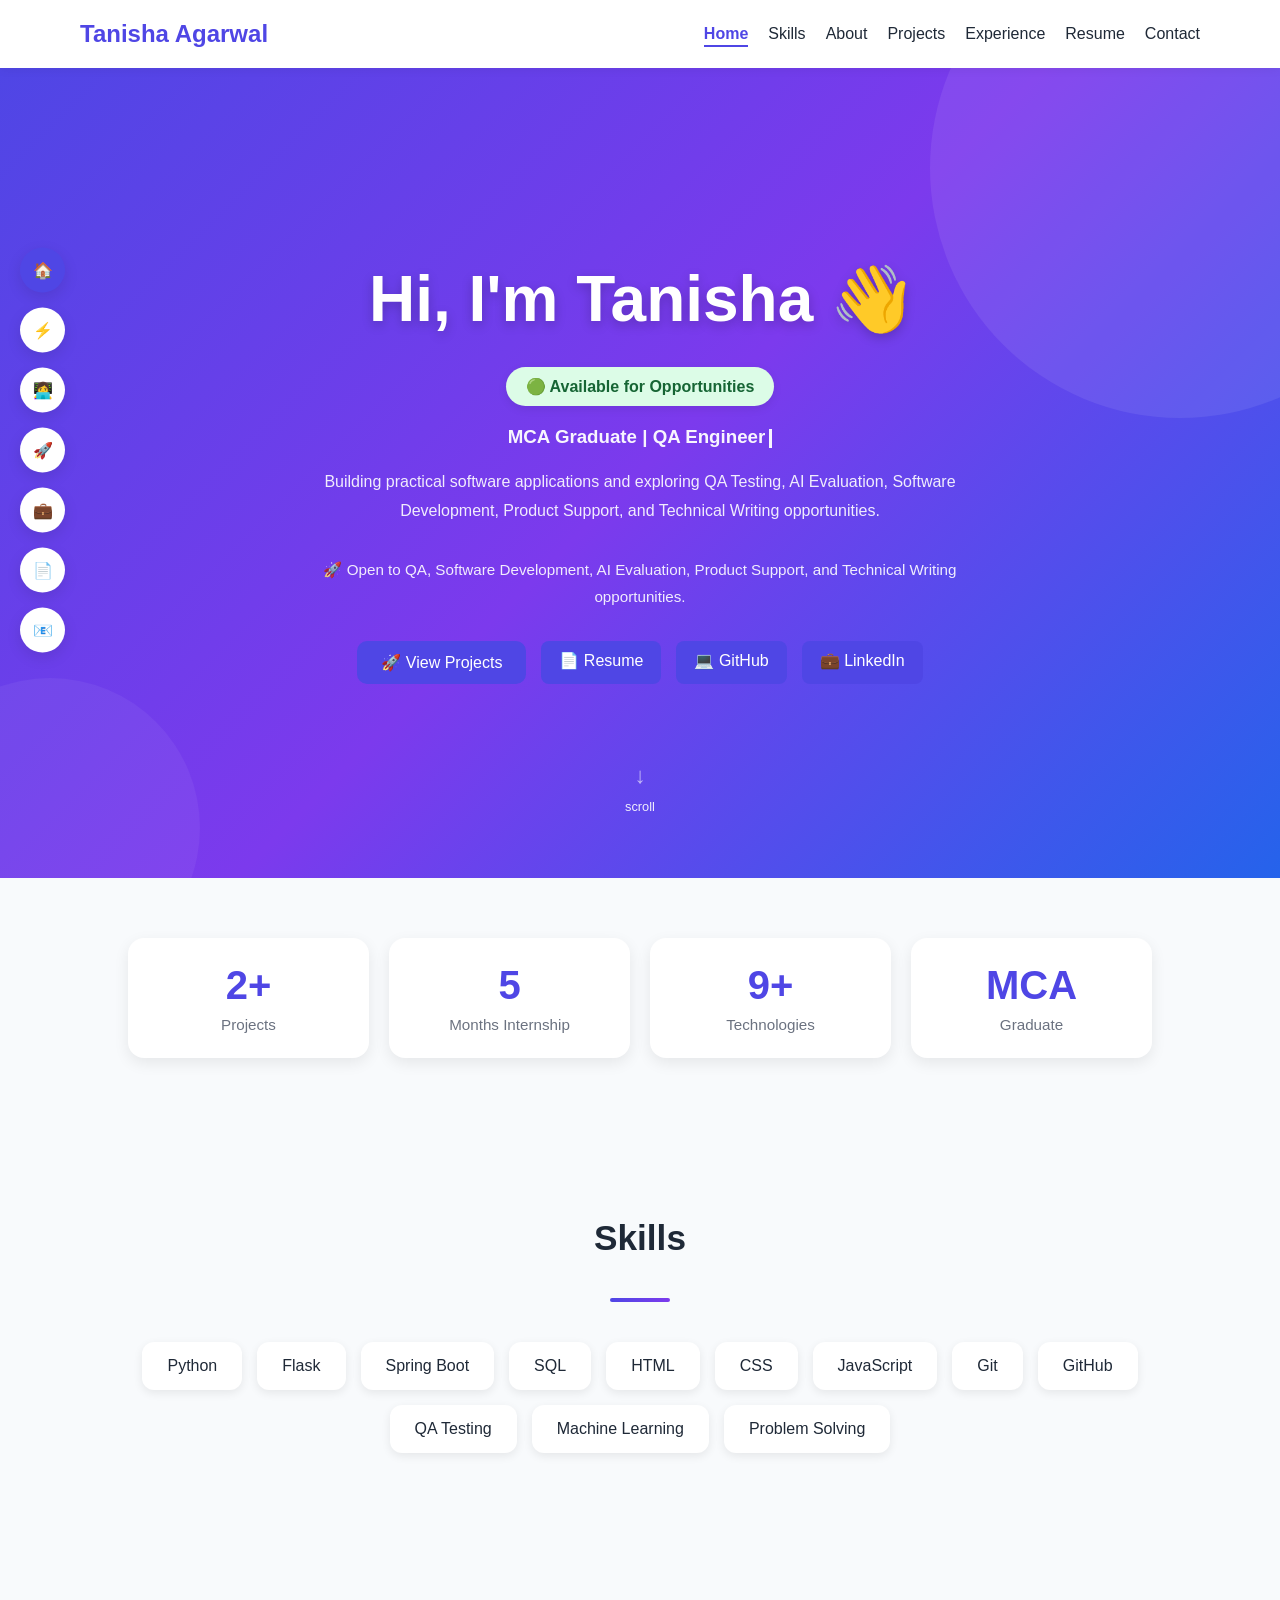
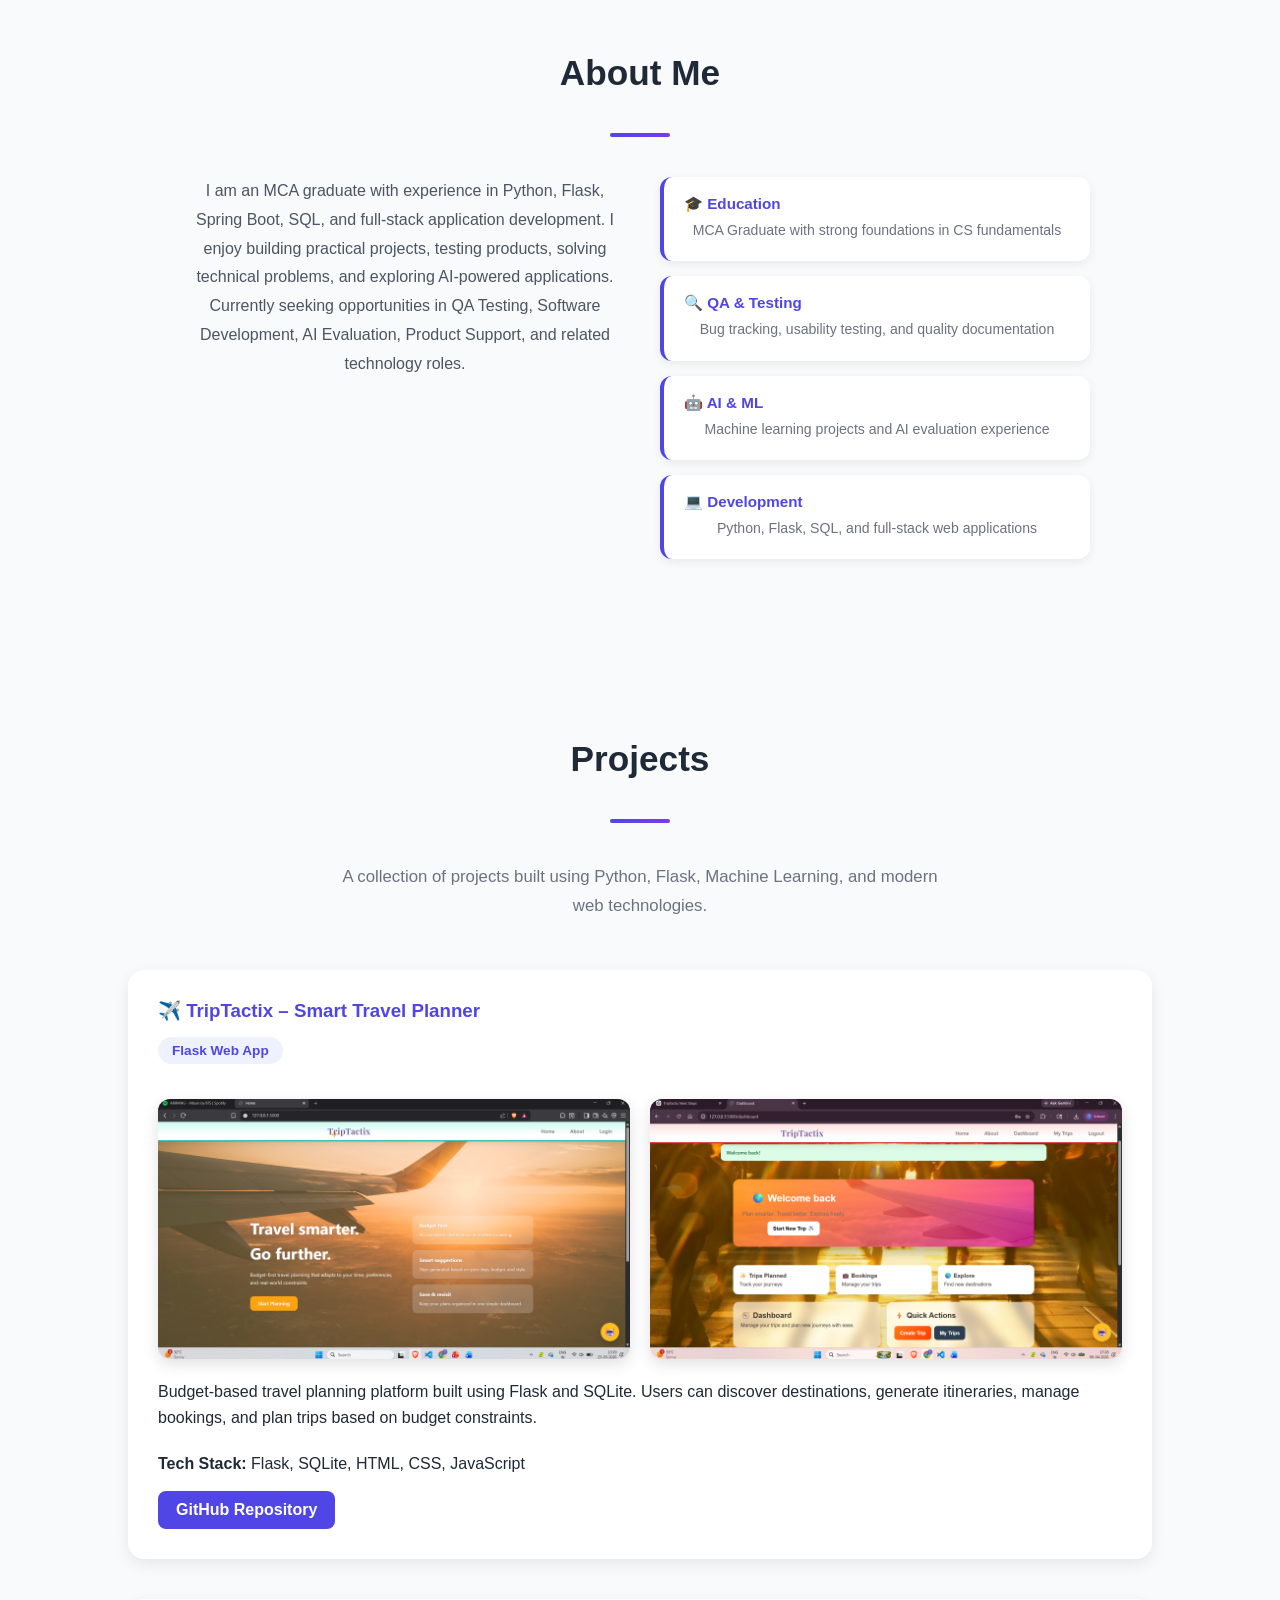
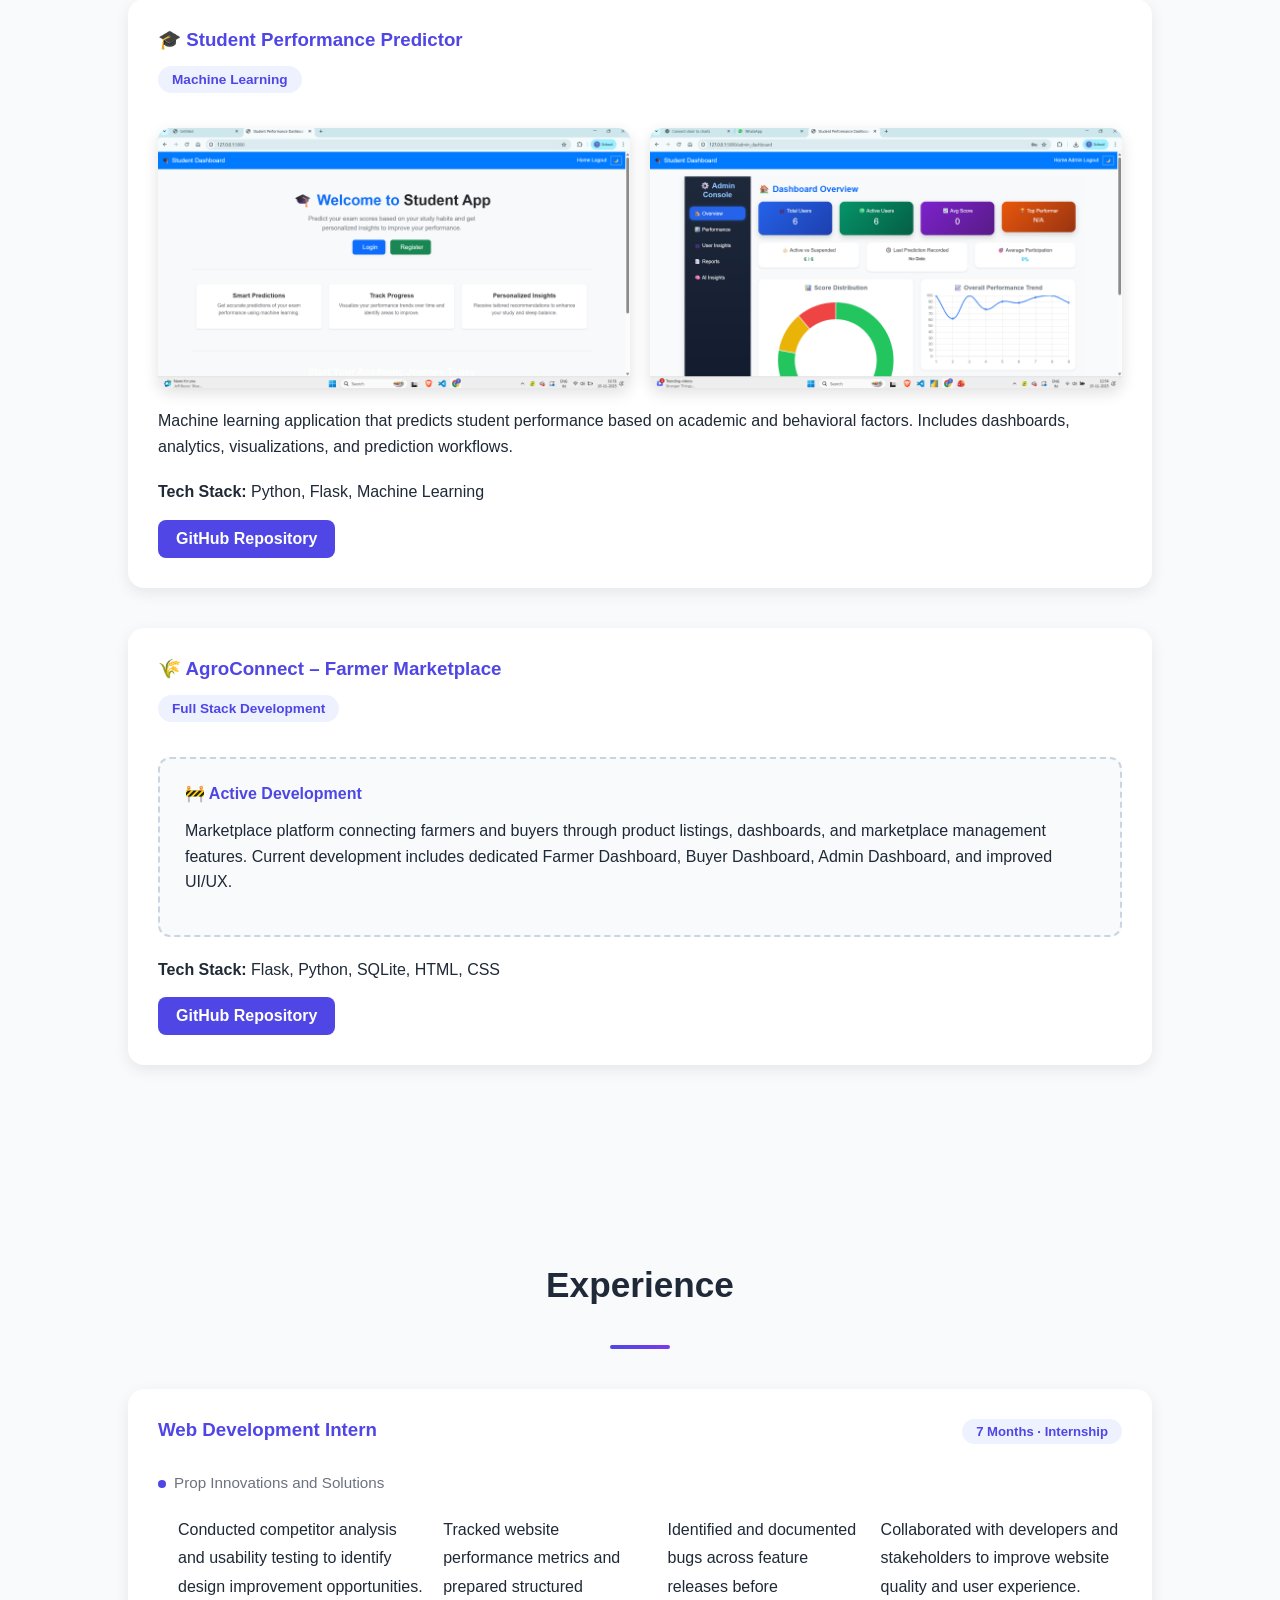
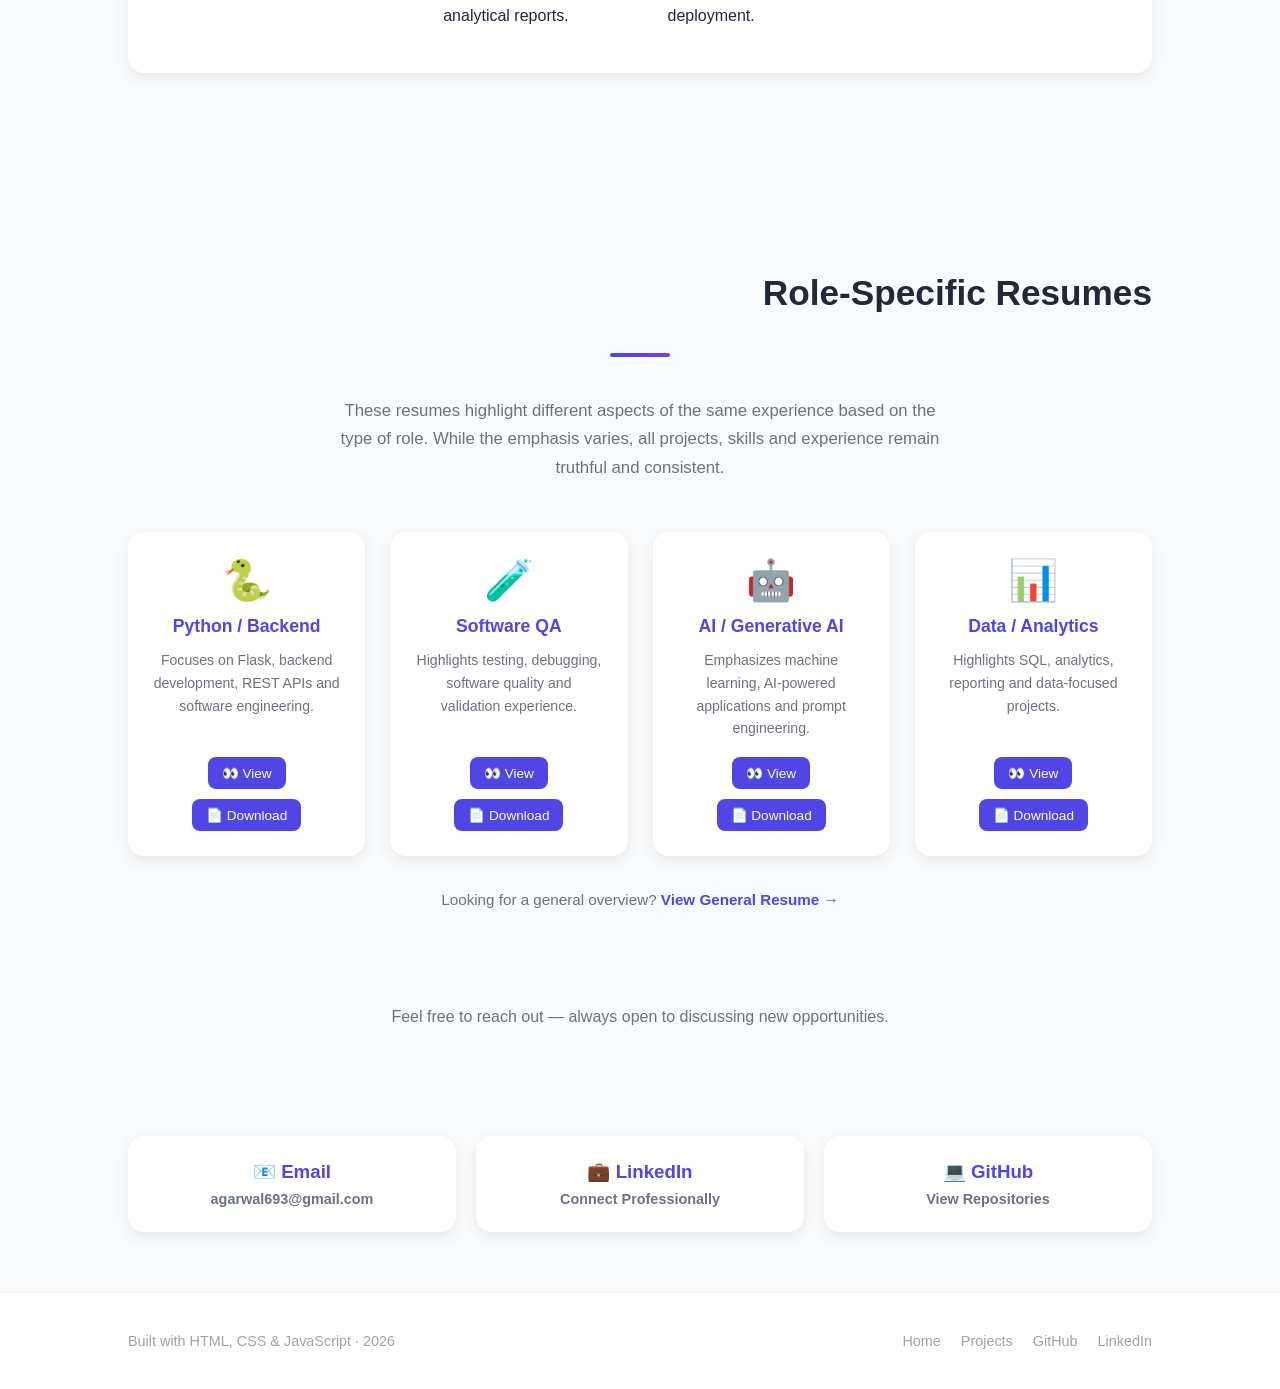
<file: index.html>
<!DOCTYPE html>
<html lang="en">
<head>
    <meta charset="UTF-8">
    <meta name="viewport" content="width=device-width, initial-scale=1.0">
    <title>Tanisha Agarwal Portfolio</title>
    <link rel="stylesheet" href="style.css">
</head>
<body>

<div class="sidebar">
    <a href="#home">🏠</a>
    <a href="#skills">⚡</a>
    <a href="#about">👩‍💻</a>
    <a href="#projects">🚀</a>
    <a href="#experience">💼</a>
    <a href="#resume">📄</a>
    <a href="#contact">📧</a>
</div>

<!-- NAVBAR -->
<nav>
    <h2>Tanisha Agarwal</h2>
    <ul>
        <li><a href="#home">Home</a></li>
        <li><a href="#skills">Skills</a></li>
        <li><a href="#about">About</a></li>
        <li><a href="#projects">Projects</a></li>
        <li><a href="#experience">Experience</a></li>
        <li><a href="#resume">Resume</a></li>
        <li><a href="#contact">Contact</a></li>
    </ul>
</nav>

<!-- HERO -->
<section id="home" class="hero">

    <h1>Hi, I'm Tanisha 👋</h1>

    <!-- ENHANCEMENT 1: Status Badge -->
    <div class="status-badge">
        🟢 Available for Opportunities
    </div>

    <h3>MCA Graduate | QA | Python | AI & Web Development</h3>

    <p>
        Building practical software applications and exploring
        QA Testing, AI Evaluation, Software Development,
        Product Support, and Technical Writing opportunities.
    </p>

    <p class="availability">
        🚀 Open to QA, Software Development, AI Evaluation,
        Product Support, and Technical Writing opportunities.
    </p>

    <div class="hero-buttons">

        <button onclick="location.href='#projects'">
            🚀 View Projects
        </button>

        <a href="assets/resume/Tanisha_Agarwal_Resume.pdf"
           download
           class="project-btn">
           📄 Resume
        </a>

        <a href="https://github.com/AgarwalTa"
           target="_blank"
           class="project-btn">
           💻 GitHub
        </a>

        <a href="https://www.linkedin.com/in/tanisha-agarwal-382283398/"
           target="_blank"
           class="project-btn">
           💼 LinkedIn
        </a>

    </div>

</section>

<section class="stats-section">

    <div class="stat-card">
        <h2>3+</h2>
        <p>Projects</p>
    </div>

    <div class="stat-card">
        <h2>7</h2>
        <p>Months Internship</p>
    </div>

    <div class="stat-card">
        <h2>12+</h2>
        <p>Technologies</p>
    </div>

    <div class="stat-card">
        <h2>MCA</h2>
        <p>Graduate</p>
    </div>

</section>

<!-- SKILLS -->
<section id="skills" class="section">

    <h2>Skills</h2>

    <div class="skills-container">
        <div class="skill-card">Python</div>
        <div class="skill-card">Flask</div>
        <div class="skill-card">Spring Boot</div>
        <div class="skill-card">SQL</div>
        <div class="skill-card">HTML</div>
        <div class="skill-card">CSS</div>
        <div class="skill-card">JavaScript</div>
        <div class="skill-card">Git</div>
        <div class="skill-card">GitHub</div>
        <div class="skill-card">QA Testing</div>
        <div class="skill-card">Machine Learning</div>
        <div class="skill-card">Problem Solving</div>
    </div>

</section>

<!-- ABOUT -->
<section id="about" class="section">

    <h2>About Me</h2>

    <p>
        I am an MCA graduate with experience in Python,
        Flask, Spring Boot, SQL, and full-stack application
        development.

        I enjoy building practical projects, testing products,
        solving technical problems, and exploring AI-powered
        applications.

        Currently seeking opportunities in QA Testing,
        Software Development, AI Evaluation,
        Product Support, and related technology roles.
    </p>

</section>

<!-- PROJECTS -->
<section id="projects" class="section">

    <h2>Projects</h2>

    <p class="section-subtitle">
        A collection of projects built using Python,
        Flask, Machine Learning, and modern web technologies.
    </p>

    <div class="projects-container">

        <!-- TRIPTACTIX -->
        <div class="project-card">

            <h3>✈️ TripTactix – Smart Travel Planner</h3>

            <!-- ENHANCEMENT 3: Project Tag -->
            <span class="project-tag">Flask Web App</span>

            <div class="project-images">
                <img src="assets/images/triptactix-home.png"
                     alt="TripTactix Home"
                     onclick="window.open(this.src)">
                <img src="assets/images/triptactix-dashboard.png"
                     alt="TripTactix Dashboard"
                     onclick="window.open(this.src)">
            </div>

            <p>
                Budget-based travel planning platform built using
                Flask and SQLite. Users can discover destinations,
                generate itineraries, manage bookings, and plan
                trips based on budget constraints.
            </p>

            <p class="tech-stack">
                <strong>Tech Stack:</strong>
                Flask, SQLite, HTML, CSS, JavaScript
            </p>

            <div class="project-links">
                <a class="project-btn"
                   href="https://github.com/AgarwalTa/TripTactix"
                   target="_blank">
                    GitHub Repository
                </a>
            </div>

        </div>

        <!-- STUDENT PERFORMANCE -->
        <div class="project-card">

            <h3>🎓 Student Performance Predictor</h3>

            <!-- ENHANCEMENT 3: Project Tag -->
            <span class="project-tag">Machine Learning</span>

            <div class="project-images">
                <img src="assets/images/student-home.png"
                     alt="Student Home"
                     onclick="window.open(this.src)">
                <img src="assets/images/student-analytics.png"
                     alt="Student Dashboard"
                     onclick="window.open(this.src)">
            </div>

            <p>
                Machine learning application that predicts student
                performance based on academic and behavioral factors.
                Includes dashboards, analytics, visualizations, and
                prediction workflows.
            </p>

            <p class="tech-stack">
                <strong>Tech Stack:</strong>
                Python, Flask, Machine Learning
            </p>

            <div class="project-links">
                <a class="project-btn"
                   href="https://github.com/AgarwalTa/Student-Performance-Predictor"
                   target="_blank">
                    GitHub Repository
                </a>
            </div>

        </div>

        <!-- AGROCONNECT -->
        <div class="project-card">

            <h3>🌾 AgroConnect – Farmer Marketplace</h3>

            <!-- ENHANCEMENT 3: Project Tag -->
            <span class="project-tag">Full Stack Development</span>

            <!-- ENHANCEMENT 5: Placeholder kept; swap div when screenshots are ready -->
            <div class="coming-soon">

                <h4>🚧 Active Development</h4>

                <p>
                    Marketplace platform connecting farmers and
                    buyers through product listings, dashboards,
                    and marketplace management features.

                    Current development includes dedicated
                    Farmer Dashboard, Buyer Dashboard,
                    Admin Dashboard, and improved UI/UX.
                </p>

            </div>

            <p class="tech-stack">
                <strong>Tech Stack:</strong>
                Flask, Python, SQLite, HTML, CSS
            </p>

            <div class="project-links">
                <a class="project-btn"
                   href="https://github.com/AgarwalTa/AgroConnect-agroconnect"
                   target="_blank">
                    GitHub Repository
                </a>
            </div>

        </div>

    </div>

</section>

<!-- EXPERIENCE -->
<section id="experience" class="section">

    <h2>Experience</h2>

    <div class="project-card">

        <h3>Web Development Intern</h3>

        <p>Prop Innovations and Solutions</p>

        <!-- ENHANCEMENT 2: Professional bullet points -->
        <ul>
            <li>Conducted competitor analysis and usability testing to identify design improvement opportunities.</li>
            <li>Tracked website performance metrics and prepared structured analytical reports.</li>
            <li>Identified and documented bugs across feature releases before deployment.</li>
            <li>Collaborated with developers and stakeholders to improve website quality and user experience.</li>
        </ul>

    </div>

</section>

<!-- RESUME -->
<section id="resume" class="section">

    <h2>Role-Specific Resumes</h2>

    <p class="section-subtitle">
        These resumes highlight different aspects of the same experience
        based on the type of role. While the emphasis varies, all projects,
        skills and experience remain truthful and consistent.
    </p>

    <div class="resume-grid">

        <div class="resume-card">
            <div class="resume-icon">🐍</div>
            <h3>Python / Backend</h3>
            <p>Focuses on Flask, backend development, REST APIs and software engineering.</p>
            <div class="resume-buttons">
                <a href="assets/resume/Resume_Python.pdf"
                   target="_blank"
                   class="project-btn">👀 View</a>
                <a href="assets/resume/Resume_Python.pdf"
                   download
                   class="project-btn">📄 Download</a>
            </div>
        </div>

        <div class="resume-card">
            <div class="resume-icon">🧪</div>
            <h3>Software QA</h3>
            <p>Highlights testing, debugging, software quality and validation experience.</p>
            <div class="resume-buttons">
                <a href="assets/resume/Resume_QA.pdf"
                   target="_blank"
                   class="project-btn">👀 View</a>
                <a href="assets/resume/Resume_QA.pdf"
                   download
                   class="project-btn">📄 Download</a>
            </div>
        </div>

        <div class="resume-card">
            <div class="resume-icon">🤖</div>
            <h3>AI / Generative AI</h3>
            <p>Emphasizes machine learning, AI-powered applications and prompt engineering.</p>
            <div class="resume-buttons">
                <a href="assets/resume/Resume_AI.pdf"
                   target="_blank"
                   class="project-btn">👀 View</a>
                <a href="assets/resume/Resume_AI.pdf"
                   download
                   class="project-btn">📄 Download</a>
            </div>
        </div>

        <div class="resume-card">
            <div class="resume-icon">📊</div>
            <h3>Data / Analytics</h3>
            <p>Highlights SQL, analytics, reporting and data-focused projects.</p>
            <div class="resume-buttons">
                <a href="assets/resume/Resume_Data.pdf"
                   target="_blank"
                   class="project-btn">👀 View</a>
                <a href="assets/resume/Resume_Data.pdf"
                   download
                   class="project-btn">📄 Download</a>
            </div>
        </div>

    </div>

    <p class="resume-note">
        Looking for a general overview?
        <a href="assets/resume/Tanisha_Agarwal_Resume.pdf"
           target="_blank">View General Resume →</a>
    </p>

</section>

<!-- CONTACT -->
<div class="contact-grid" id="contact">

    <a class="contact-card"
       href="mailto:agarwal693@gmail.com">
        <h3>📧 Email</h3>
        <p>agarwal693@gmail.com</p>
    </a>

    <a class="contact-card"
       href="https://www.linkedin.com/in/tanisha-agarwal-382283398/"
       target="_blank">
        <h3>💼 LinkedIn</h3>
        <p>Connect Professionally</p>
    </a>

    <a class="contact-card"
       href="https://github.com/AgarwalTa"
       target="_blank">
        <h3>💻 GitHub</h3>
        <p>View Repositories</p>
    </a>

</div>

<!-- ENHANCEMENT 4: Footer -->
<footer>
    <p>Built with HTML, CSS & JavaScript • 2026</p>
</footer>

<script src="script.js"></script>

</body>
</html>
</file>
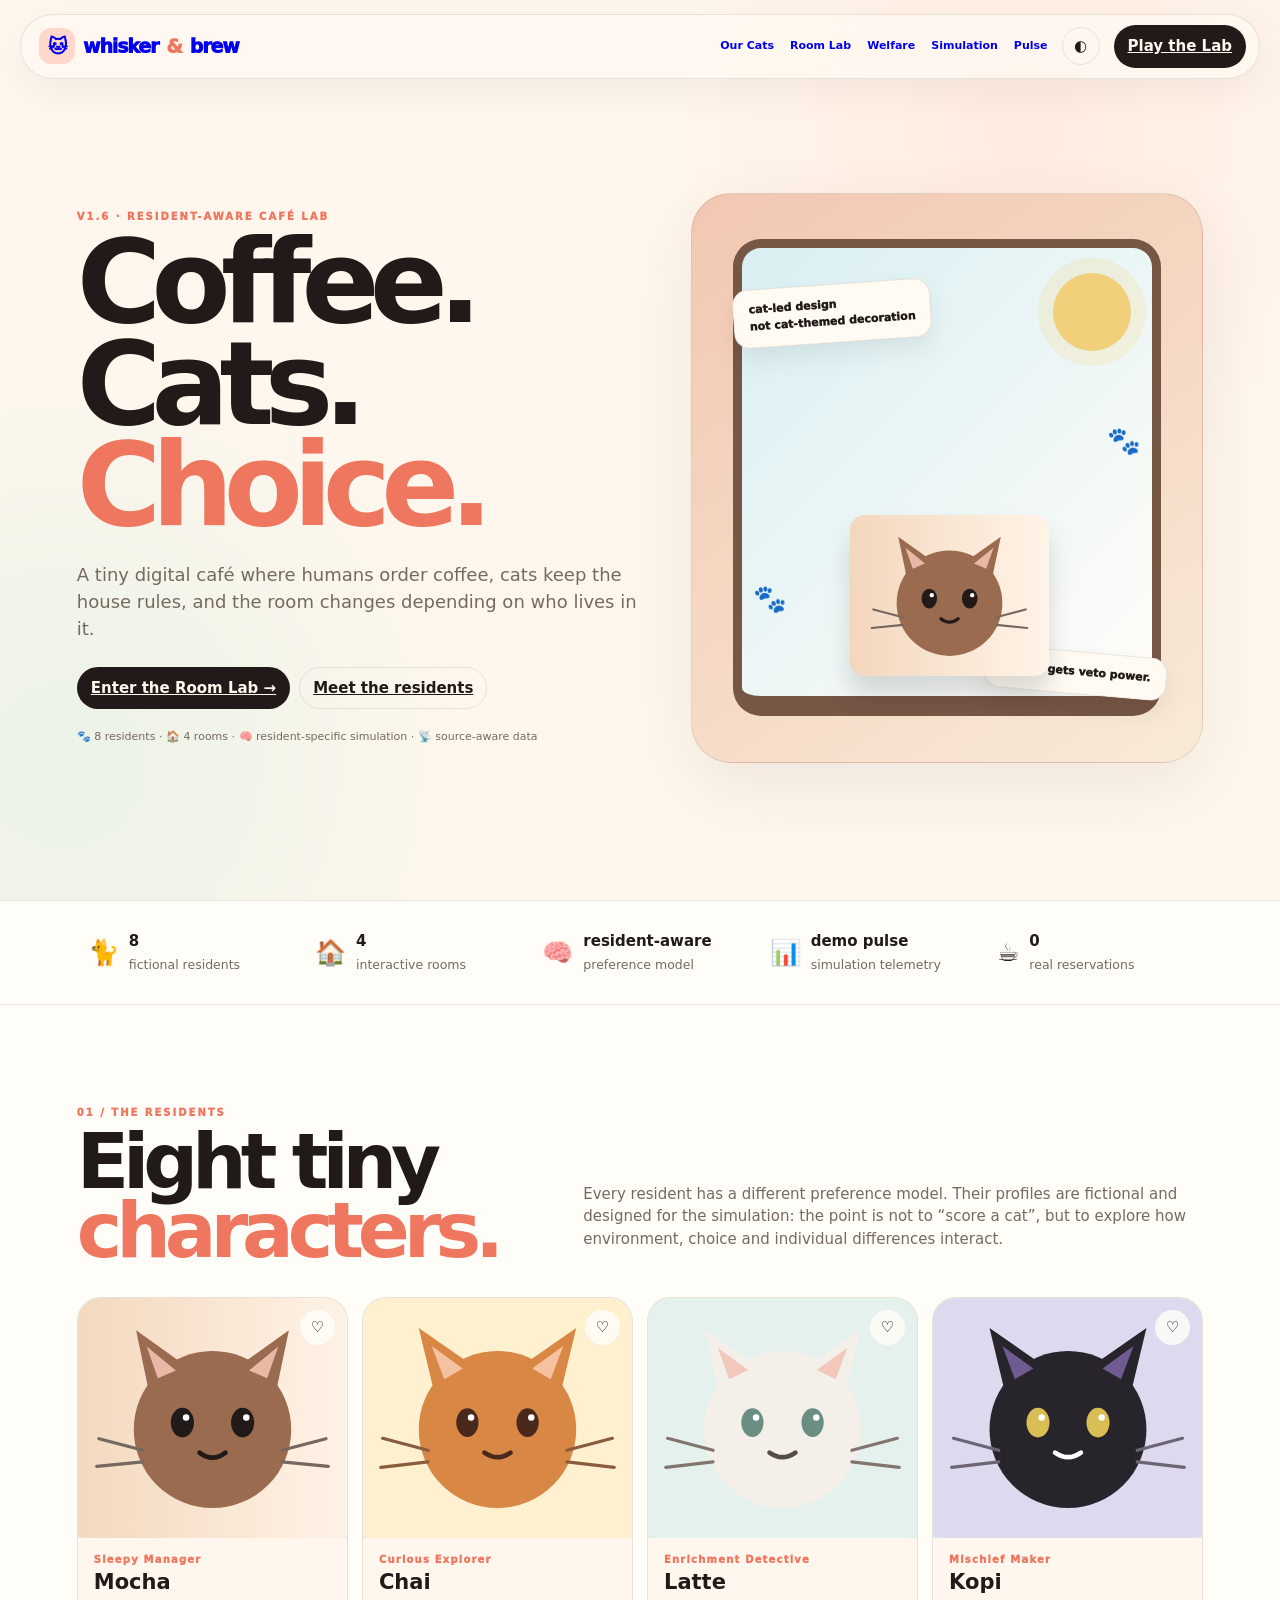
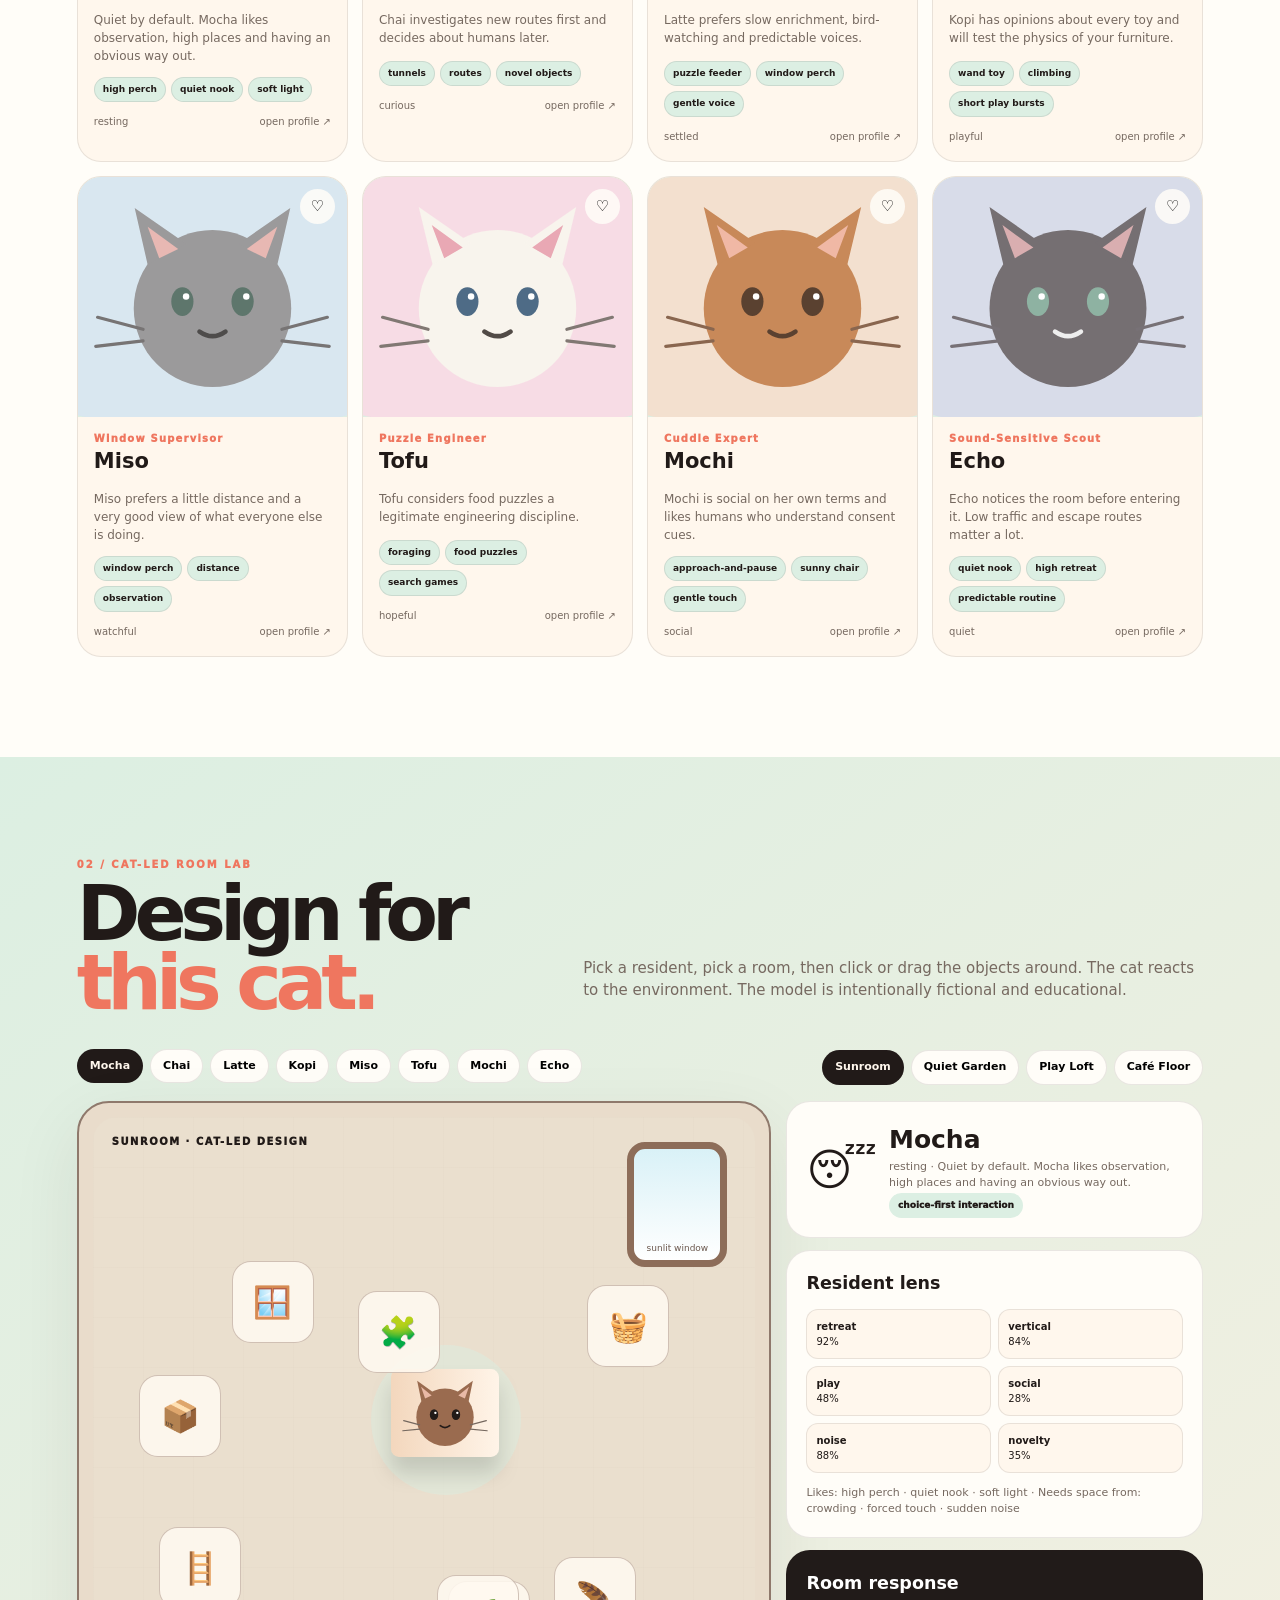
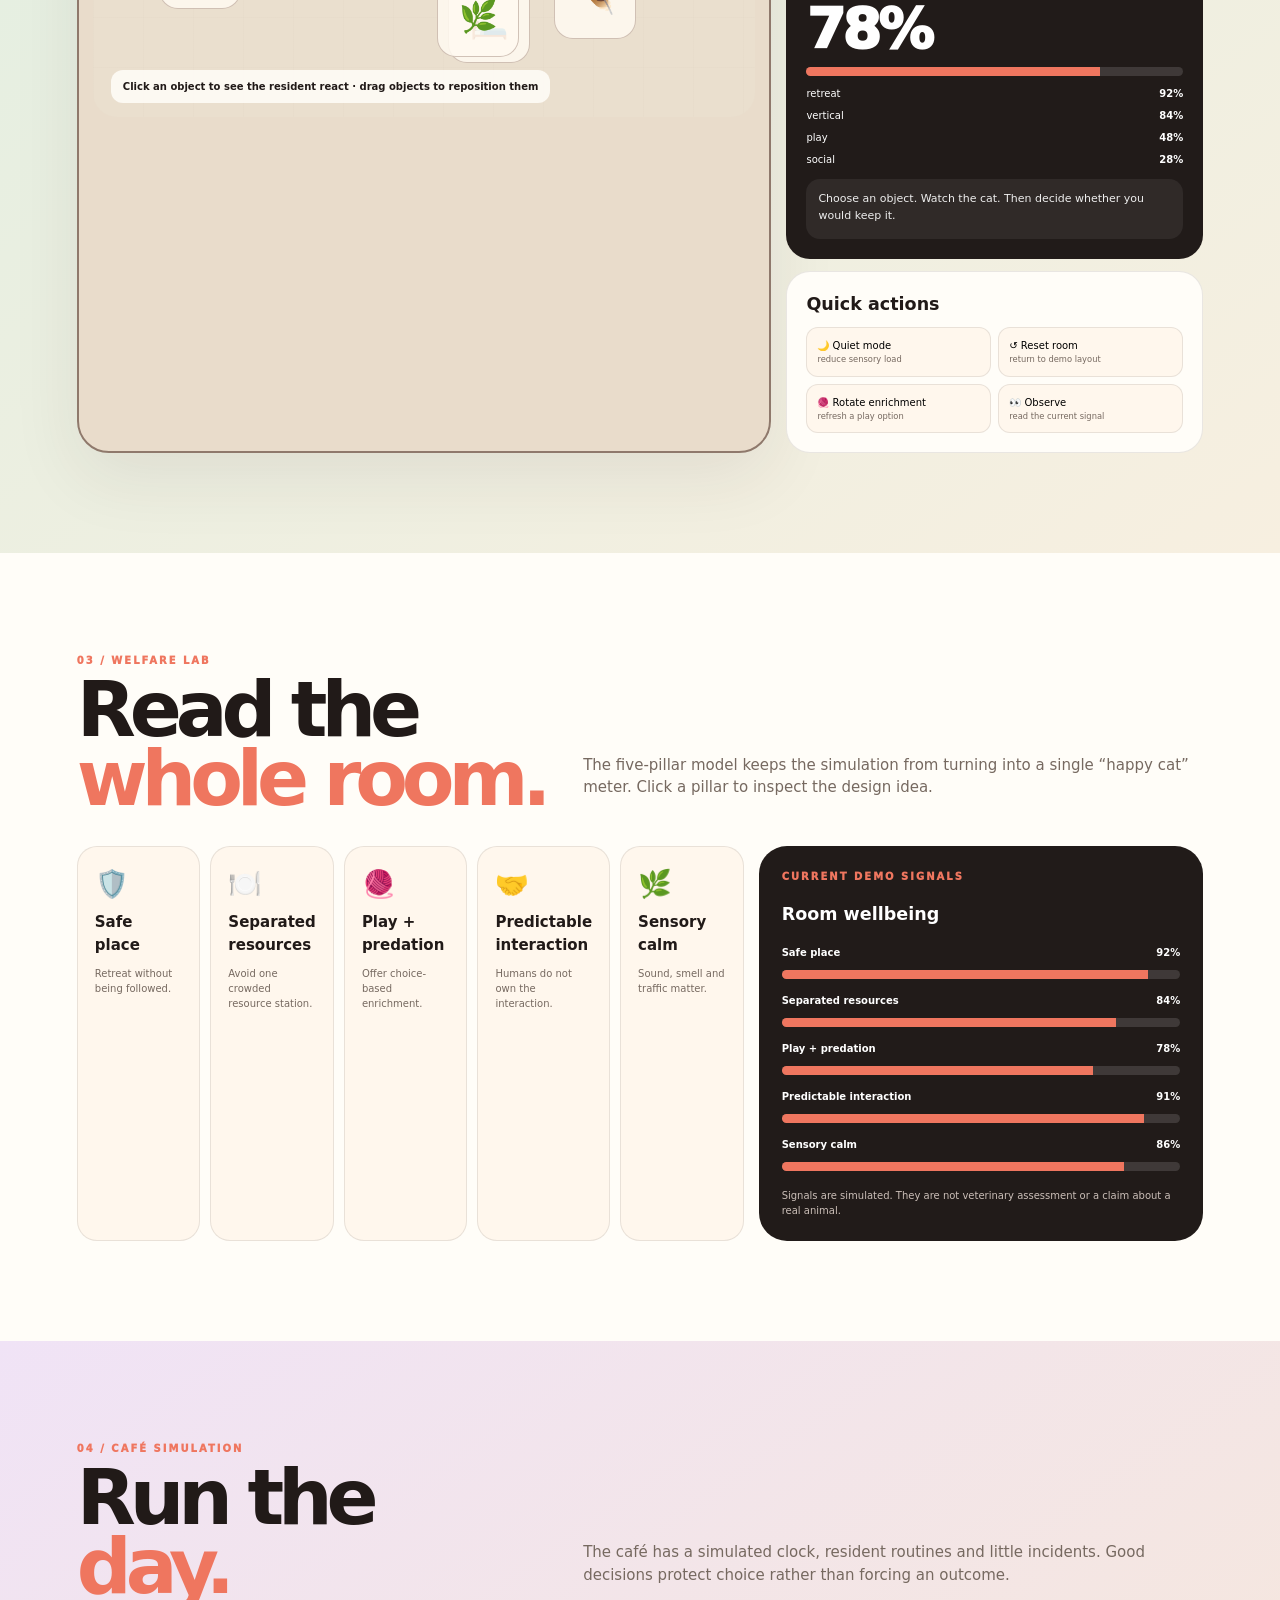
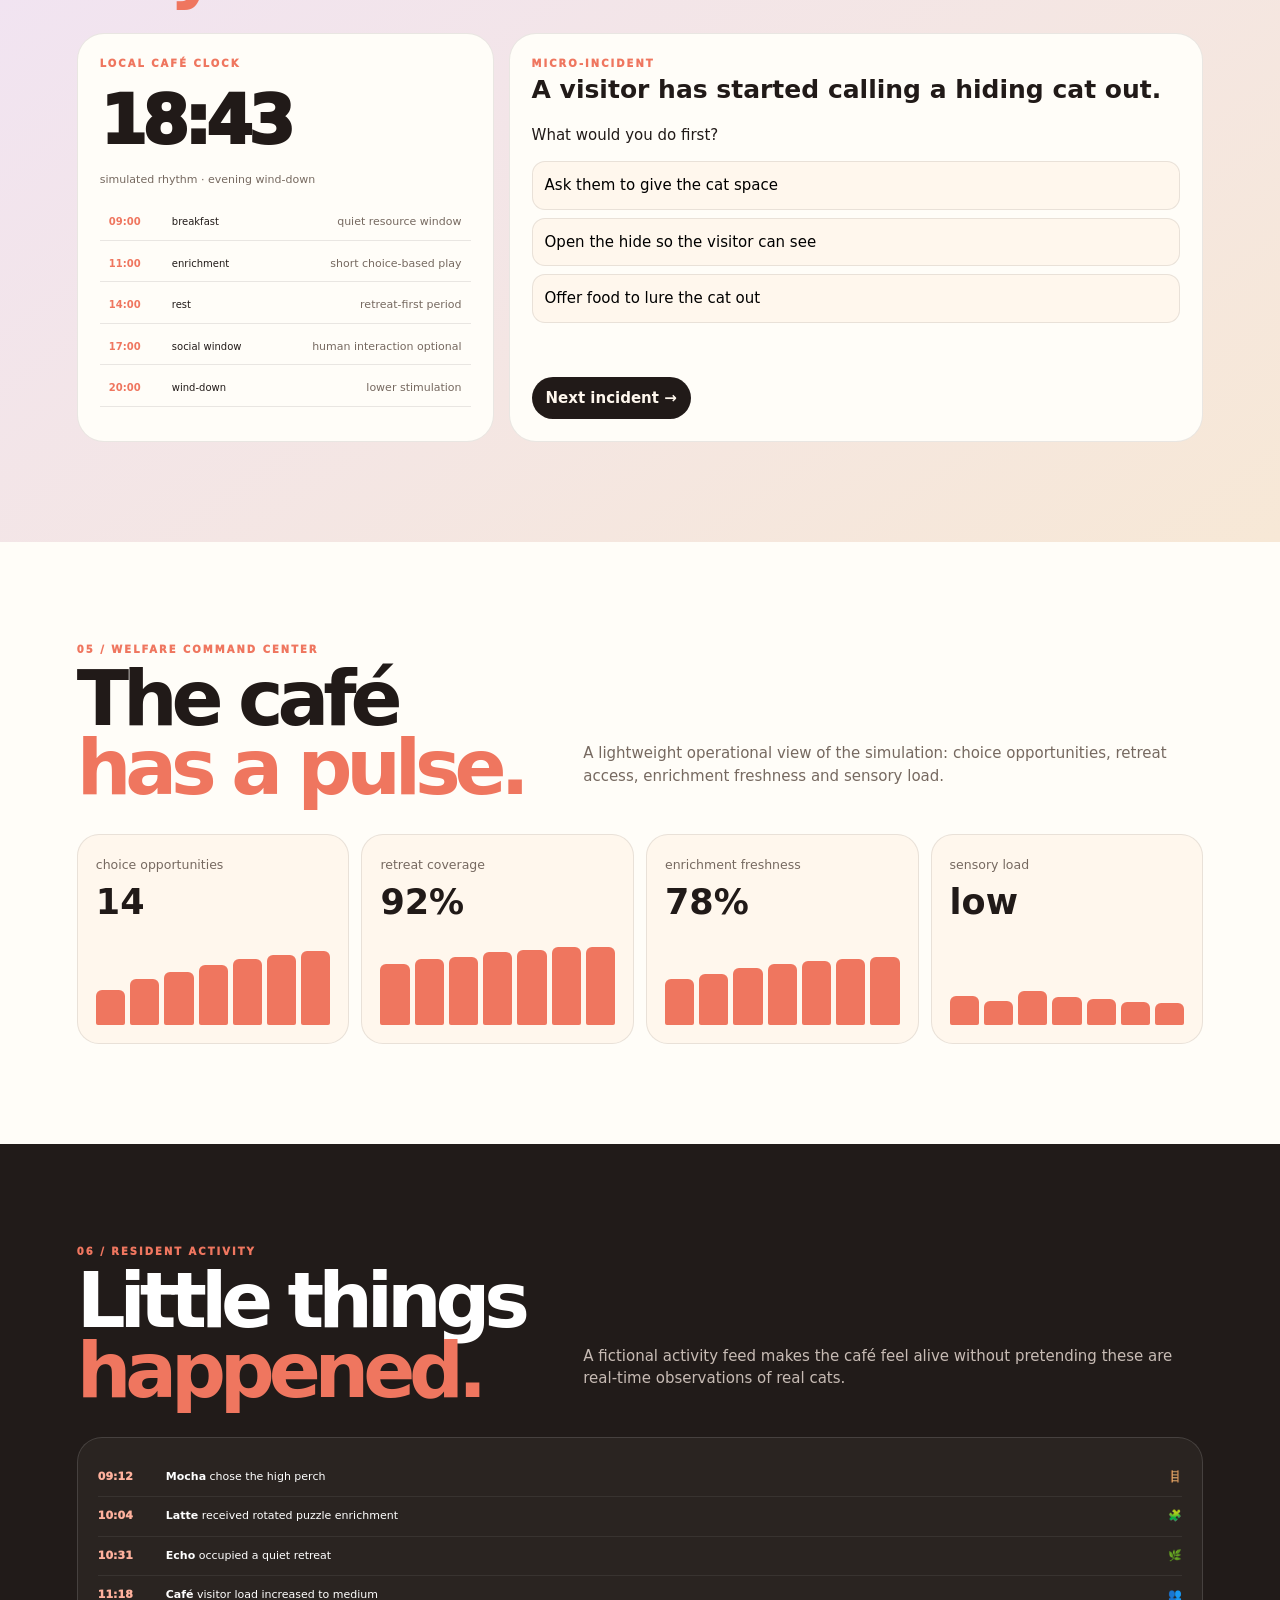
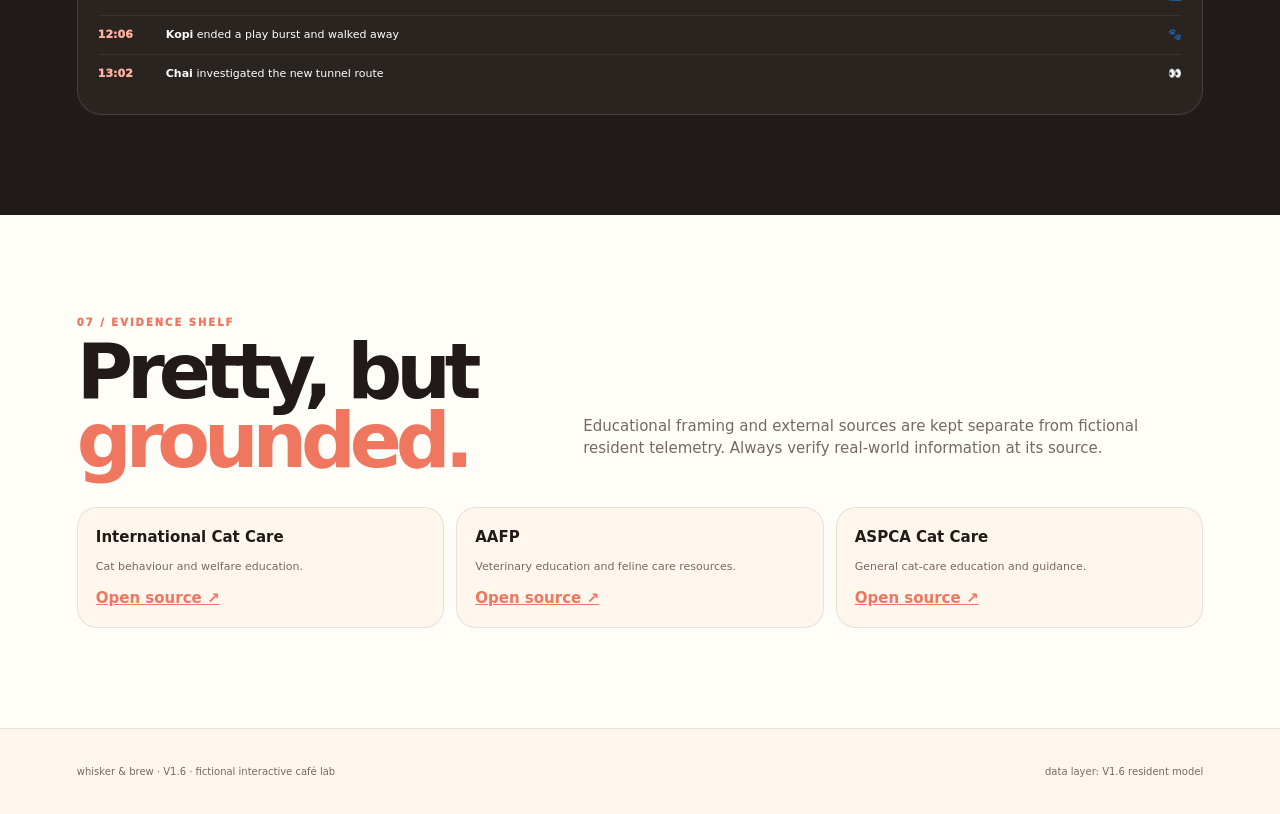
<file: cat-cafe/index.html>
<!doctype html>
<html lang="en">
<head>
<meta charset="utf-8">
<meta name="viewport" content="width=device-width,initial-scale=1">
<meta name="theme-color" content="#211a18">
<meta name="description" content="Whisker & Brew V1.6 — a resident-aware interactive cat café, welfare lab and room simulation.">
<title>Whisker & Brew — V1.6</title>
<style>
:root{--ink:#211a18;--paper:#fffdf8;--cream:#fff7ed;--coral:#ef765f;--peach:#ffd8cb;--mint:#dcefe3;--lav:#e9e1f6;--gold:#f2cf7b;--muted:#766960;--line:#2a211d1a;--dark:#211b19;--shadow:0 24px 70px #3d2a2415}*{box-sizing:border-box}html{scroll-behavior:smooth}body{margin:0;background:var(--cream);color:var(--ink);font:15px/1.5 Inter,ui-sans-serif,system-ui,-apple-system,"Segoe UI",sans-serif}body.night{--cream:#151211;--paper:#211c1a;--ink:#fff8ef;--muted:#c6b8b0;--line:#fff2}.nav{position:fixed;z-index:100;top:14px;left:50%;transform:translateX(-50%);width:min(1240px,calc(100% - 24px));display:flex;align-items:center;gap:14px;padding:10px 13px 10px 18px;border:1px solid var(--line);border-radius:999px;background:#fff9f0dd;backdrop-filter:blur(18px);box-shadow:0 12px 40px #0000000d}.night .nav{background:#211c1add}.brand{display:flex;align-items:center;gap:8px;text-decoration:none;font-weight:950;font-size:19px;letter-spacing:-.06em;white-space:nowrap}.brandmark{width:36px;height:36px;border-radius:12px;background:var(--peach);display:grid;place-items:center}.links{display:flex;gap:16px;margin-left:auto;font-size:11px;font-weight:900}.links a{text-decoration:none}.links a:hover{color:var(--coral)}button{font:inherit}.pillbtn{border:1px solid var(--line);border-radius:999px;padding:9px 13px;background:var(--ink);color:var(--cream);font-weight:900;cursor:pointer}.iconbtn{width:38px;height:38px;border-radius:50%;border:1px solid var(--line);background:transparent;color:var(--ink);cursor:pointer}.hero{min-height:100vh;padding:145px 6vw 90px;display:grid;grid-template-columns:1fr .9fr;gap:45px;align-items:center;background:radial-gradient(circle at 80% 15%,#ffd9cc66,transparent 30%),radial-gradient(circle at 5% 85%,#d8eee188,transparent 30%)}.eyebrow,.kicker{font-size:10px;letter-spacing:.2em;text-transform:uppercase;color:var(--coral);font-weight:950}.hero h1{font-size:clamp(64px,9vw,122px);line-height:.88;letter-spacing:-.085em;margin:8px 0 24px}.hero h1 em,h2 em{color:var(--coral);font-style:normal}.hero p{max-width:690px;color:var(--muted);font-size:18px}.actions{display:flex;gap:9px;flex-wrap:wrap;margin-top:25px}.hero-card{min-height:570px;border-radius:40px;background:linear-gradient(145deg,#f2c7b1,#f8ead7);border:1px solid var(--line);box-shadow:var(--shadow);position:relative;overflow:hidden}.hero-card:before{content:"";position:absolute;inset:8%;border:9px solid #765645;border-bottom-width:20px;border-radius:28px;background:linear-gradient(135deg,#d9eff3,#fffdf8)}.sun{position:absolute;right:14%;top:14%;width:78px;height:78px;border-radius:50%;background:var(--gold);box-shadow:0 0 0 15px #f4cf7b33;animation:pulse 4s infinite}.hero-cat{position:absolute;width:39%;left:31%;bottom:15%;filter:drop-shadow(0 18px 12px #0002);animation:float 4s ease-in-out infinite}.sticky-note{position:absolute;background:#fffaf2;border:1px solid var(--line);border-radius:16px;padding:12px 15px;font-size:11px;font-weight:950;box-shadow:0 12px 25px #0001}.note1{top:16%;left:8%;transform:rotate(-4deg)}.note2{right:7%;bottom:12%;transform:rotate(5deg)}.pawfloat{position:absolute;font-size:27px;animation:drift 7s infinite}.pf1{left:12%;bottom:25%}.pf2{right:12%;top:40%;animation-delay:2s}.stats{display:grid;grid-template-columns:repeat(5,1fr);gap:10px;padding:18px 6vw;background:var(--paper);border-block:1px solid var(--line)}.stat{padding:11px;border-radius:16px;display:flex;gap:10px;align-items:center}.stat b{display:block}.stat small{color:var(--muted)}.stat .ico{font-size:25px}section{padding:100px 6vw}.section-head{display:flex;justify-content:space-between;gap:30px;align-items:end;margin-bottom:32px}.section-head h2{font-size:clamp(44px,6vw,80px);line-height:.9;letter-spacing:-.08em;margin:7px 0 0}.section-head>p{max-width:620px;color:var(--muted)}.residents{background:var(--paper)}.resident-grid{display:grid;grid-template-columns:repeat(4,1fr);gap:14px}.resident{position:relative;background:var(--cream);border:1px solid var(--line);border-radius:24px;overflow:hidden;cursor:pointer;transition:.3s}.resident:hover{transform:translateY(-6px);box-shadow:var(--shadow)}.resident img{width:100%;display:block;aspect-ratio:1.12;object-fit:cover;background:var(--mint)}.resident .fav{position:absolute;right:12px;top:12px;width:35px;height:35px;border:0;border-radius:50%;background:#fffdf8dd;cursor:pointer}.resident-body{padding:14px 16px 17px}.resident-body h3{margin:0;font-size:21px}.resident-role{font-size:10px;letter-spacing:.12em;font-weight:950;color:var(--coral)}.resident-body p{font-size:12px;color:var(--muted);min-height:38px}.chips{display:flex;gap:5px;flex-wrap:wrap}.chip{font-size:9px;font-weight:900;padding:5px 8px;border-radius:999px;background:var(--paper);border:1px solid var(--line)}.chip.good{background:var(--mint)}.resident-mini{display:flex;justify-content:space-between;margin-top:12px;font-size:10px;color:var(--muted)}.lab{background:linear-gradient(145deg,#dcefe2,#f7efe0)}.labbar{display:flex;gap:8px;align-items:center;flex-wrap:wrap;margin-bottom:15px}.catselect{display:flex;gap:7px;overflow:auto;padding-bottom:3px}.catselect button,.roomselect button{border:1px solid var(--line);background:var(--paper);border-radius:999px;padding:8px 12px;cursor:pointer;font-size:11px;font-weight:900;white-space:nowrap}.catselect button.active,.roomselect button.active{background:var(--ink);color:var(--cream)}.roomselect{margin-left:auto;display:flex;gap:7px;overflow:auto}.lab-grid{display:grid;grid-template-columns:1.25fr .75fr;gap:15px}.room-shell{background:#e9dccb;border:2px solid #8f796c;border-radius:32px;padding:14px;box-shadow:var(--shadow)}.room{min-height:600px;position:relative;overflow:hidden;border-radius:24px;background-color:#eadfce;background-image:linear-gradient(90deg,#d9cbb91b 1px,transparent 1px),linear-gradient(#d9cbb91b 1px,transparent 1px);background-size:50px 50px;touch-action:none}.room.tone-calm{background-color:#dfe9dd}.room.tone-playful{background-color:#e9def0}.room.tone-social{background-color:#f0dfd3}.window{position:absolute;right:28px;top:25px;width:100px;height:125px;border-radius:18px;border:7px solid #8d6d59;background:linear-gradient(#d9f1f7,#fff);display:flex;align-items:end;justify-content:center;padding-bottom:5px;font-size:9px;color:#6b584e;z-index:1}.room-label{position:absolute;top:17px;left:19px;font-size:10px;font-weight:950;letter-spacing:.15em;z-index:8}.room-tip{position:absolute;left:18px;bottom:14px;padding:9px 12px;background:#fffdf8dd;border-radius:12px;font-size:10px;font-weight:900;z-index:9}.room-cat{position:absolute;width:108px;left:45%;top:42%;z-index:8;filter:drop-shadow(0 16px 10px #0002);transition:all .55s cubic-bezier(.2,.8,.2,1)}.aura{position:absolute;width:150px;height:150px;border-radius:50%;left:42%;top:38%;background:#d8eee177;z-index:5;transition:.4s}.furniture{position:absolute;width:82px;height:82px;border:1px solid #76564555;border-radius:19px;background:#fffaf0dd;display:grid;place-items:center;font-size:31px;cursor:grab;z-index:10;user-select:none;transition:.2s}.furniture:hover{transform:scale(1.07) rotate(-2deg);background:#fff}.furniture:active{cursor:grabbing}.furniture.selected{outline:3px solid var(--coral);box-shadow:0 0 0 7px #ef765f22}.f1{left:10%;bottom:18%}.f2{right:13%;top:28%}.f3{left:40%;top:29%}.f4{right:18%;bottom:13%}.f5{left:21%;top:24%}.f6{right:34%;bottom:9%}.f7{left:52%;bottom:10%}.f8{left:7%;top:43%}.lab-side{display:grid;gap:12px}.panel{background:var(--paper);border:1px solid var(--line);border-radius:24px;padding:19px}.state{display:flex;gap:12px;align-items:center}.mood{font-size:44px}.state h3{margin:0;font-size:25px}.muted{color:var(--muted);font-size:11px}.pill{display:inline-flex;padding:6px 9px;border-radius:999px;background:var(--mint);font-size:9px;font-weight:950}.preference-grid{display:grid;grid-template-columns:1fr 1fr;gap:7px;margin-top:12px}.pref{font-size:10px;padding:9px;border-radius:12px;background:var(--cream);border:1px solid var(--line)}.pref b{display:block}.score{background:var(--dark);color:#fff}.score h3{margin:0 0 5px}.big{font-size:56px;font-weight:950;letter-spacing:-.06em;line-height:1}.meter{height:9px;border-radius:99px;background:#0001;overflow:hidden;margin:10px 0}.score .meter{background:#fff2}.meter i{display:block;height:100%;width:0;background:var(--coral);transition:.5s}.score-lines{display:grid;gap:7px;font-size:10px}.score-lines div{display:flex;justify-content:space-between}.feedback{margin-top:12px;padding:12px;border-radius:14px;background:#fff1;font-size:11px;color:#eee;min-height:60px}.tool-grid{display:grid;grid-template-columns:1fr 1fr;gap:7px}.tool{padding:10px;border:1px solid var(--line);background:var(--cream);border-radius:12px;text-align:left;cursor:pointer;font-size:10px}.tool small{display:block;color:var(--muted)}.welfare{background:var(--paper)}.welfare-grid{display:grid;grid-template-columns:1.2fr .8fr;gap:15px}.pillars{display:grid;grid-template-columns:repeat(5,1fr);gap:10px}.pillar{padding:17px;border:1px solid var(--line);border-radius:20px;background:var(--cream);cursor:pointer;min-height:175px;transition:.25s}.pillar:hover,.pillar.active{transform:translateY(-4px);background:#fff}.pillar .ico{font-size:27px}.pillar h3{font-size:15px;margin:7px 0}.pillar p,.pillar .detail{font-size:10px;color:var(--muted)}.pillar .detail{display:none;border-top:1px solid var(--line);padding-top:7px}.pillar.active .detail{display:block}.welfare-panel{background:var(--dark);color:#fff;border-radius:28px;padding:23px}.metric{margin:14px 0}.metric-top{display:flex;justify-content:space-between;font-size:10px;font-weight:900}.welfare-panel .meter{background:#fff2}.scenario{background:linear-gradient(145deg,#f0e3f6,#f7e8d6)}.scenario-grid{display:grid;grid-template-columns:.75fr 1.25fr;gap:15px}.incident,.clock-card,.timeline-card{background:var(--paper);border:1px solid var(--line);border-radius:27px;padding:22px}.incident h3{font-size:25px;margin:0 0 7px}.choices{display:grid;gap:8px;margin-top:13px}.choice{border:1px solid var(--line);background:var(--cream);border-radius:13px;padding:12px;text-align:left;cursor:pointer}.choice:hover{border-color:var(--coral)}.result{min-height:45px;margin-top:9px;font-size:11px;font-weight:900}.clock{font-size:67px;font-weight:950;letter-spacing:-.07em}.schedule{display:grid;gap:6px;margin-top:17px}.sched{display:grid;grid-template-columns:55px 1fr auto;gap:8px;padding:9px;border-bottom:1px solid var(--line);font-size:10px}.sched b{color:var(--coral)}.dashboard{background:var(--paper)}.dash-grid{display:grid;grid-template-columns:repeat(4,1fr);gap:12px}.dash-card{border:1px solid var(--line);border-radius:22px;padding:18px;background:var(--cream)}.dash-card strong{font-size:35px;display:block}.dash-card small{color:var(--muted)}.bars{height:85px;display:flex;align-items:end;gap:5px;margin-top:12px}.bar{flex:1;background:var(--coral);border-radius:6px 6px 2px 2px;min-height:8px}.activity{background:var(--dark);color:#fff}.activity-grid{display:grid;grid-template-columns:.8fr 1.2fr;gap:15px}.activity-card{background:#2a2421;border:1px solid #fff2;border-radius:25px;padding:20px}.activity-row{display:grid;grid-template-columns:58px 1fr auto;gap:10px;padding:11px 0;border-bottom:1px solid #fff1;font-size:11px}.activity-row:last-child{border:0}.activity-row time{color:#ffb19d;font-weight:950}.source{background:var(--paper)}.source-grid{display:grid;grid-template-columns:repeat(3,1fr);gap:12px}.source-card{padding:18px;border:1px solid var(--line);border-radius:20px;background:var(--cream)}.source-card a{font-weight:900;color:var(--coral)}.footer{padding:35px 6vw;border-top:1px solid var(--line);display:flex;justify-content:space-between;gap:20px;color:var(--muted);font-size:10px}.modal{position:fixed;inset:0;z-index:200;background:#211a1890;backdrop-filter:blur(8px);display:none;place-items:center;padding:20px}.modal.open{display:grid}.modal-box{width:min(680px,100%);background:var(--paper);color:var(--ink);border-radius:30px;padding:25px;box-shadow:var(--shadow);position:relative}.modal-close{position:absolute;right:15px;top:15px;border:0;background:var(--cream);border-radius:50%;width:35px;height:35px;cursor:pointer}.modal-cat{display:grid;grid-template-columns:160px 1fr;gap:20px;align-items:center}.modal-cat img{width:160px;border-radius:25px;background:var(--mint)}.toast{position:fixed;z-index:300;right:20px;bottom:20px;background:var(--dark);color:#fff;padding:12px 15px;border-radius:15px;transform:translateY(30px);opacity:0;transition:.3s;font-size:11px}.toast.show{transform:none;opacity:1}.spark{position:absolute;z-index:50;pointer-events:none;animation:spark .9s forwards;font-size:19px}.reveal{opacity:0;transform:translateY(18px);transition:.7s}.reveal.show{opacity:1;transform:none}@keyframes float{50%{transform:translateY(-12px)}}@keyframes pulse{50%{transform:scale(1.06)}}@keyframes drift{50%{transform:translateY(-18px) rotate(8deg)}}@keyframes spark{to{opacity:0;transform:translateY(-35px) scale(1.3)}}@media(max-width:1000px){.hero,.lab-grid,.welfare-grid,.scenario-grid,.activity-grid{grid-template-columns:1fr}.resident-grid{grid-template-columns:repeat(2,1fr)}.pillars{grid-template-columns:repeat(2,1fr)}.dash-grid{grid-template-columns:repeat(2,1fr)}.stats{grid-template-columns:repeat(2,1fr)}.links{display:none}.roomselect{margin-left:0}}@media(max-width:620px){section{padding:75px 5vw}.hero{padding-top:115px}.hero-card{min-height:420px}.resident-grid{grid-template-columns:1fr}.pillars,.dash-grid,.source-grid{grid-template-columns:1fr}.stats{grid-template-columns:1fr}.room{min-height:500px}.furniture{width:64px;height:64px;font-size:24px}.room-cat{width:88px}.modal-cat{grid-template-columns:1fr}.modal-cat img{width:120px}.footer{display:block}}
</style>
</head>
<body>
<nav class="nav"><a class="brand" href="#top"><span class="brandmark">🐱</span>whisker <span style="color:var(--coral)">&</span> brew</a><div class="links"><a href="#residents">Our Cats</a><a href="#lab">Room Lab</a><a href="#welfare">Welfare</a><a href="#simulation">Simulation</a><a href="#dashboard">Pulse</a></div><button class="iconbtn" id="theme">◐</button><a class="pillbtn" href="#lab">Play the Lab</a></nav>
<main id="top">
<section class="hero"><div class="reveal"><div class="eyebrow">V1.6 · resident-aware café lab</div><h1>Coffee.<br>Cats.<br><em>Choice.</em></h1><p>A tiny digital café where humans order coffee, cats keep the house rules, and the room changes depending on who lives in it.</p><div class="actions"><a class="pillbtn" href="#lab">Enter the Room Lab →</a><a class="pillbtn" style="background:transparent;color:var(--ink)" href="#residents">Meet the residents</a></div><div style="margin-top:20px" class="muted">🐾 8 residents · 🏠 4 rooms · 🧠 resident-specific simulation · 📡 source-aware data</div></div><div class="hero-card reveal"><div class="sun"></div><div class="sticky-note note1">cat-led design<br>not cat-themed decoration</div><div class="sticky-note note2">the cat gets veto power.</div><img class="hero-cat" src="assets/cats/mocha.svg" alt="Illustrated fictional resident cat Mocha"><span class="pawfloat pf1">🐾</span><span class="pawfloat pf2">🐾</span></div></section>
<div class="stats"><div class="stat"><span class="ico">🐈</span><div><b id="residentCount">8</b><small>fictional residents</small></div></div><div class="stat"><span class="ico">🏠</span><div><b>4</b><small>interactive rooms</small></div></div><div class="stat"><span class="ico">🧠</span><div><b id="choiceStat">resident-aware</b><small>preference model</small></div></div><div class="stat"><span class="ico">📊</span><div><b id="pulseStat">demo pulse</b><small>simulation telemetry</small></div></div><div class="stat"><span class="ico">☕</span><div><b>0</b><small>real reservations</small></div></div></div>
<section id="residents" class="residents"><div class="section-head"><div><div class="kicker">01 / the residents</div><h2>Eight tiny<br><em>characters.</em></h2></div><p>Every resident has a different preference model. Their profiles are fictional and designed for the simulation: the point is not to “score a cat”, but to explore how environment, choice and individual differences interact.</p></div><div id="residentGrid" class="resident-grid"></div></section>
<section id="lab" class="lab"><div class="section-head"><div><div class="kicker">02 / cat-led room lab</div><h2>Design for<br><em>this cat.</em></h2></div><p>Pick a resident, pick a room, then click or drag the objects around. The cat reacts to the environment. The model is intentionally fictional and educational.</p></div><div class="labbar"><div id="catSelect" class="catselect"></div><div id="roomSelect" class="roomselect"></div></div><div class="lab-grid"><div class="room-shell"><div id="room" class="room"><div class="room-label" id="roomLabel">SUNROOM · CAT-LED DESIGN</div><div class="window">sunlit window</div><div id="aura" class="aura"></div><img id="roomCat" class="room-cat" src="assets/cats/mocha.svg" alt="Selected fictional resident"><div id="furniture"></div><div class="room-tip">Click an object to see the resident react · drag objects to reposition them</div></div></div><aside class="lab-side"><div class="panel state"><div id="mood" class="mood">😴</div><div><h3 id="stateName">Mocha</h3><div id="stateText" class="muted">resting · observing quietly</div><span id="statePill" class="pill">choice available</span></div></div><div class="panel"><h3 style="margin:0">Resident lens</h3><div id="preferenceGrid" class="preference-grid"></div><div style="margin-top:12px" class="muted" id="residentHint"></div></div><div class="panel score"><h3>Room response</h3><div id="scoreNumber" class="big">78%</div><div class="meter"><i id="scoreMeter"></i></div><div id="scoreLines" class="score-lines"></div><div id="feedback" class="feedback">Choose an object. Watch the cat. Then decide whether you would keep it.</div></div><div class="panel"><h3 style="margin:0 0 10px">Quick actions</h3><div class="tool-grid"><button class="tool" data-tool="quiet">🌙 Quiet mode<small>reduce sensory load</small></button><button class="tool" data-tool="reset">↺ Reset room<small>return to demo layout</small></button><button class="tool" data-tool="rotate">🧶 Rotate enrichment<small>refresh a play option</small></button><button class="tool" data-tool="observe">👀 Observe<small>read the current signal</small></button></div></div></aside></div></section>
<section id="welfare" class="welfare"><div class="section-head"><div><div class="kicker">03 / welfare lab</div><h2>Read the<br><em>whole room.</em></h2></div><p>The five-pillar model keeps the simulation from turning into a single “happy cat” meter. Click a pillar to inspect the design idea.</p></div><div class="welfare-grid"><div id="pillars" class="pillars"></div><div class="welfare-panel"><div class="kicker">current demo signals</div><h3 id="overallTitle">Room wellbeing</h3><div id="metrics"></div><div style="margin-top:17px;color:#cbbfb8;font-size:10px">Signals are simulated. They are not veterinary assessment or a claim about a real animal.</div></div></div></section>
<section id="simulation" class="scenario"><div class="section-head"><div><div class="kicker">04 / café simulation</div><h2>Run the<br><em>day.</em></h2></div><p>The café has a simulated clock, resident routines and little incidents. Good decisions protect choice rather than forcing an outcome.</p></div><div class="scenario-grid"><div class="clock-card"><div class="kicker">local café clock</div><div id="clock" class="clock">--:--</div><div id="clockNote" class="muted">loading resident rhythm…</div><div id="schedule" class="schedule"></div></div><div class="incident"><div class="kicker">micro-incident</div><h3 id="incidentTitle">Loading…</h3><p>What would you do first?</p><div id="choices" class="choices"></div><div id="result" class="result"></div><button class="pillbtn" id="nextIncident">Next incident →</button></div></div></section>
<section id="dashboard" class="dashboard"><div class="section-head"><div><div class="kicker">05 / welfare command center</div><h2>The café<br><em>has a pulse.</em></h2></div><p>A lightweight operational view of the simulation: choice opportunities, retreat access, enrichment freshness and sensory load.</p></div><div class="dash-grid"><div class="dash-card"><small>choice opportunities</small><strong id="dChoice">14</strong><div class="bars" id="bars1"></div></div><div class="dash-card"><small>retreat coverage</small><strong id="dRetreat">92%</strong><div class="bars" id="bars2"></div></div><div class="dash-card"><small>enrichment freshness</small><strong id="dEnrich">78%</strong><div class="bars" id="bars3"></div></div><div class="dash-card"><small>sensory load</small><strong id="dSensory">low</strong><div class="bars" id="bars4"></div></div></div></section>
<section class="activity"><div class="section-head"><div><div class="kicker">06 / resident activity</div><h2>Little things<br><em>happened.</em></h2></div><p style="color:#c7bbb4">A fictional activity feed makes the café feel alive without pretending these are real-time observations of real cats.</p></div><div class="activity-card" id="activity"></div></section>
<section class="source"><div class="section-head"><div><div class="kicker">07 / evidence shelf</div><h2>Pretty, but<br><em>grounded.</em></h2></div><p>Educational framing and external sources are kept separate from fictional resident telemetry. Always verify real-world information at its source.</p></div><div class="source-grid"><article class="source-card"><b>International Cat Care</b><p class="muted">Cat behaviour and welfare education.</p><a href="https://icatcare.org/advice/cat-behaviour/" target="_blank" rel="noreferrer">Open source ↗</a></article><article class="source-card"><b>AAFP</b><p class="muted">Veterinary education and feline care resources.</p><a href="https://www.aafp.org/" target="_blank" rel="noreferrer">Open source ↗</a></article><article class="source-card"><b>ASPCA Cat Care</b><p class="muted">General cat-care education and guidance.</p><a href="https://www.aspca.org/pet-care/cat-care" target="_blank" rel="noreferrer">Open source ↗</a></article></div></section>
</main>
<footer class="footer"><span>whisker & brew · V1.6 · fictional interactive café lab</span><span id="footerStatus">data layer: loading</span></footer>
<div id="modal" class="modal"><div class="modal-box"><button class="modal-close" id="closeModal">×</button><div id="modalBody"></div></div></div><div id="toast" class="toast"></div>
<script>
const $=s=>document.querySelector(s), $$=s=>[...document.querySelectorAll(s)];
let DATA=null,currentCat='mocha',currentRoom='sunroom',selectedObject=null,incidentIndex=0,roomScore=78,noise=22;
const fallback={residents:[{id:'mocha',name:'Mocha',role:'Sleepy Manager',image:'assets/cats/mocha.svg',mood:'resting',bio:'Quiet by default.',preferences:{retreat:92,vertical:84,play:48,social:28,noise:88,novelty:35},likes:['high perch','quiet nook'],avoids:['crowding','forced touch']}],objects:[],rooms:[{id:'sunroom',name:'Sunroom',tone:'bright',description:'A sunny observation room.'}],events:[]};
async function boot(){try{const r=await fetch('data/v16.json',{cache:'no-store'});DATA=await r.json();$('#footerStatus').textContent='data layer: V1.6 resident model';}catch(e){DATA=fallback;$('#footerStatus').textContent='data layer: local fallback';}renderAll();}
function cat(){return DATA.residents.find(x=>x.id===currentCat)||DATA.residents[0]}
function renderAll(){renderResidents();renderCatSelect();renderRoomSelect();renderPillars();renderActivity();renderIncident();renderRoom();renderClock();updateDashboard();}
function renderResidents(){const grid=$('#residentGrid');grid.innerHTML=DATA.residents.map(c=>`<article class="resident" data-cat-card="${c.id}"><button class="fav" onclick="event.stopPropagation();toggleFav(this)">♡</button><img src="${c.image}" alt="Illustration of fictional resident ${c.name}"><div class="resident-body"><div class="resident-role">${c.role}</div><h3>${c.name}</h3><p>${c.bio}</p><div class="chips">${c.likes.slice(0,3).map(x=>`<span class="chip good">${x}</span>`).join('')}</div><div class="resident-mini"><span>${c.mood}</span><span>open profile ↗</span></div></div></article>`).join('');$$('[data-cat-card]').forEach(x=>x.onclick=()=>openCat(x.dataset.catCard));}
function toggleFav(b){b.textContent=b.textContent==='♡'?'♥':'♡';toast(b.textContent==='♥'?'Resident saved':'Resident removed')}
function openCat(id){const c=DATA.residents.find(x=>x.id===id);if(!c)return;$('#modalBody').innerHTML=`<div class="modal-cat"><img src="${c.image}" alt="${c.name}"><div><div class="kicker">resident profile</div><h2 style="margin:4px 0;font-size:48px;letter-spacing:-.07em">${c.name}</h2><b>${c.role}</b><p class="muted">${c.bio}</p><div class="chips">${c.likes.map(x=>`<span class="chip good">likes · ${x}</span>`).join('')}${c.avoids.map(x=>`<span class="chip">needs space from · ${x}</span>`).join('')}</div><button class="pillbtn" style="margin-top:14px" onclick="selectCat('${c.id}');closeModal();document.querySelector('#lab').scrollIntoView({behavior:'smooth'})">Design their room →</button></div></div>`;$('#modal').classList.add('open')}
function closeModal(){$('#modal').classList.remove('open')}
$('#closeModal').onclick=closeModal;$('#modal').onclick=e=>{if(e.target.id==='modal')closeModal()};
function renderCatSelect(){$('#catSelect').innerHTML=DATA.residents.map(c=>`<button class="${c.id===currentCat?'active':''}" onclick="selectCat('${c.id}')">${c.name}</button>`).join('')}
function selectCat(id){currentCat=id;selectedObject=null;renderCatSelect();renderRoom();toast(cat().name+' is now the resident in the room')}
function renderRoomSelect(){$('#roomSelect').innerHTML=DATA.rooms.map(r=>`<button class="${r.id===currentRoom?'active':''}" onclick="selectRoom('${r.id}')">${r.name}</button>`).join('')}
function selectRoom(id){currentRoom=id;renderRoomSelect();renderRoom();toast('Moved into '+DATA.rooms.find(r=>r.id===id).name)}
function renderRoom(){const c=cat(),r=DATA.rooms.find(x=>x.id===currentRoom)||DATA.rooms[0];$('#room').className='room tone-'+r.tone;$('#roomLabel').textContent=r.name.toUpperCase()+' · CAT-LED DESIGN';$('#roomCat').src=c.image;$('#roomCat').alt='Fictional resident '+c.name;$('#stateName').textContent=c.name;$('#stateText').textContent=c.mood+' · '+c.bio;$('#statePill').textContent=c.preferences.social>65?'social window available':'choice-first interaction';$('#residentHint').textContent='Likes: '+c.likes.join(' · ')+' · Needs space from: '+c.avoids.join(' · ');$('#preferenceGrid').innerHTML=Object.entries(c.preferences).map(([k,v])=>`<div class="pref"><b>${k}</b>${v}%</div>`).join('');const f=$('#furniture');f.innerHTML=DATA.objects.map((o,i)=>`<div class="furniture f${(i%8)+1} ${selectedObject===o.id?'selected':''}" data-object="${o.id}" title="${o.name}">${o.emoji}</div>`).join('');$$('.furniture').forEach(el=>{el.onclick=()=>interact(el.dataset.object);makeDraggable(el)});updateRoomScore();}
function interact(id){const o=DATA.objects.find(x=>x.id===id);if(!o)return;selectedObject=id;const c=cat();let fit=50;Object.entries(o.effects).forEach(([k,v])=>{const pref=c.preferences[k]??50;fit+=Math.max(-12,Math.min(12,(pref-50)*v/35))});fit=Math.round(Math.max(15,Math.min(99,fit)));roomScore=fit;let state='neutral',emoji='😐';if(fit>=82){state='comfortable';emoji='😸'}else if(fit>=65){state='curious';emoji='👀'}else if(fit<42){state='overstimulated';emoji='🙀'}else if(fit<58){state='uncertain';emoji='🤨'}$('#mood').textContent=emoji;$('#statePill').textContent=state;$('#stateText').textContent=state+' · '+o.name+' is being tested with '+c.name;$('#feedback').textContent=fit>=82?c.name+' seems comfortable with '+o.name+'. Keep the choice available, but remember the cat can ignore it.':fit<50?c.name+' is showing a lower-fit response to '+o.name+'. Try reducing stimulation or offering another route.':'This is a mixed signal. Observe before deciding the object is “good” or “bad”.';const el=document.querySelector(`[data-object="${id}"]`);if(el){el.classList.add('selected');spark(el,fit>=65?'✨':'💭')}$('#roomCat').style.transform=fit>=82?'translate(35px,-20px) scale(1.05)':fit<50?'translate(-25px,25px) scale(.92)':'translate(0,0)';$('#aura').style.background=fit>=82?'#d8eee199':fit<50?'#ffd0c488':'#e8e0f577';updateRoomScore()}
function updateRoomScore(){const c=cat();$('#scoreNumber').textContent=Math.round(roomScore)+'%';$('#scoreMeter').style.width=roomScore+'%';const vals=Object.entries(c.preferences);$('#scoreLines').innerHTML=vals.slice(0,4).map(([k,v])=>`<div><span>${k}</span><b>${v}%</b></div>`).join('')}
function makeDraggable(el){let sx,sy,ox,oy;el.onpointerdown=e=>{sx=e.clientX;sy=e.clientY;const r=el.getBoundingClientRect(),pr=el.parentElement.getBoundingClientRect();ox=r.left-pr.left;oy=r.top-pr.top;el.setPointerCapture(e.pointerId);const move=m=>{el.style.left=Math.max(5,Math.min(90,((ox+m.clientX-sx)/el.parentElement.clientWidth)*100))+'%';el.style.top=Math.max(5,Math.min(82,((oy+m.clientY-sy)/el.parentElement.clientHeight)*100))+'%';el.style.bottom='auto'};const up=()=>{el.onpointermove=null;el.onpointerup=null;};el.onpointermove=move;el.onpointerup=up}}
function spark(el,text){const p=document.createElement('span');p.className='spark';p.textContent=text;const r=el.getBoundingClientRect(),pr=$('#room').getBoundingClientRect();p.style.left=(r.left-pr.left+25)+'px';p.style.top=(r.top-pr.top+10)+'px';$('#room').appendChild(p);setTimeout(()=>p.remove(),900)}
const pillarData=[['🛡️','Safe place','Retreat without being followed.','Every resident needs an obvious way to pause or leave.'],['🍽️','Separated resources','Avoid one crowded resource station.','Food, water, rest and toileting should have meaningful separation.'],['🧶','Play + predation','Offer choice-based enrichment.','Short play, foraging and exploration should be opportunities, not obligations.'],['🤝','Predictable interaction','Humans do not own the interaction.','Cats can approach, pause, refuse or leave.'],['🌿','Sensory calm','Sound, smell and traffic matter.','The room should have low-stimulation options and escape routes.']];
function renderPillars(){$('#pillars').innerHTML=pillarData.map((p,i)=>`<article class="pillar" onclick="this.classList.toggle('active')"><div class="ico">${p[0]}</div><h3>${p[1]}</h3><p>${p[2]}</p><div class="detail">${p[3]}</div></article>`).join('');const scores=[92,84,78,91,86];$('#metrics').innerHTML=scores.map((s,i)=>`<div class="metric"><div class="metric-top"><span>${pillarData[i][1]}</span><span>${s}%</span></div><div class="meter"><i style="width:${s}%"></i></div></div>`).join('')}
function renderIncident(){const e=DATA.events[incidentIndex%DATA.events.length]||{title:'Give the resident a choice.',choices:['Offer space','Force interaction','Block the exit'],answer:0,why:'Choice is the foundation of the simulation.'};$('#incidentTitle').textContent=e.title;$('#choices').innerHTML=e.choices.map((x,i)=>`<button class="choice" onclick="answerIncident(${i})">${x}</button>`).join('');$('#result').textContent=''}
function answerIncident(i){const e=DATA.events[incidentIndex%DATA.events.length];$('#result').textContent=i===e.answer?'✓ '+e.why:'Try again. Think about the cat’s ability to opt out before choosing an action.';}
$('#nextIncident').onclick=()=>{incidentIndex++;renderIncident()};
function renderClock(){const update=()=>{const d=new Date();$('#clock').textContent=d.toLocaleTimeString([], {hour:'2-digit',minute:'2-digit',hour12:false});const h=d.getHours();let note=h<10?'morning settling':h<14?'midday exploration':h<18?'afternoon activity':'evening wind-down';$('#clockNote').textContent='simulated rhythm · '+note;};update();setInterval(update,30000);$('#schedule').innerHTML=[['09:00','breakfast','quiet resource window'],['11:00','enrichment','short choice-based play'],['14:00','rest','retreat-first period'],['17:00','social window','human interaction optional'],['20:00','wind-down','lower stimulation']].map(x=>`<div class="sched"><b>${x[0]}</b><span>${x[1]}</span><small class="muted">${x[2]}</small></div>`).join('')}
function updateDashboard(){const bars=(id,vals)=>{$('#'+id).innerHTML=vals.map(v=>`<span class="bar" style="height:${v}%"></span>`).join('')};bars('bars1',[42,55,63,71,78,83,88]);bars('bars2',[72,78,81,86,89,92,92]);bars('bars3',[55,61,68,72,76,78,81]);bars('bars4',[35,29,40,34,31,28,26])}
function renderActivity(){const rows=[['09:12','Mocha','chose the high perch','🪜'],['10:04','Latte','received rotated puzzle enrichment','🧩'],['10:31','Echo','occupied a quiet retreat','🌿'],['11:18','Café','visitor load increased to medium','👥'],['12:06','Kopi','ended a play burst and walked away','🐾'],['13:02','Chai','investigated the new tunnel route','👀']];$('#activity').innerHTML=rows.map(r=>`<div class="activity-row"><time>${r[0]}</time><span><b>${r[1]}</b> ${r[2]}</span><span>${r[3]}</span></div>`).join('')}
$$('[data-tool]').forEach(b=>b.onclick=()=>{const t=b.dataset.tool;if(t==='reset'){selectedObject=null;roomScore=78;renderRoom();toast('Room returned to demo layout')}if(t==='quiet'){noise=Math.max(0,noise-18);toast('Sensory load reduced for this simulation')}if(t==='rotate'){roomScore=Math.min(99,roomScore+5);$('#feedback').textContent='Enrichment rotated. Novelty is now available without forcing an interaction.';updateRoomScore();toast('Enrichment rotated')}if(t==='observe'){const c=cat();$('#feedback').textContent=c.name+' currently prefers '+c.likes[0]+'. Watch whether they choose it; the preference model is not a command.';toast('Observation logged')}});
$('#theme').onclick=()=>{document.body.classList.toggle('night');$('#theme').textContent=document.body.classList.contains('night')?'☀':'◐'};
function toast(t){const x=$('#toast');x.textContent=t;x.classList.add('show');clearTimeout(window.__toast);window.__toast=setTimeout(()=>x.classList.remove('show'),1800)}
const obs=new IntersectionObserver(es=>es.forEach(e=>e.isIntersecting&&e.target.classList.add('show')),{threshold:.1});$$('.reveal').forEach(x=>obs.observe(x));boot();
</script>
</body></html>
</file>
<file: style.css>
*{
    margin:0;
    padding:0;
    box-sizing:border-box;
}

body{
    font-family:Arial, sans-serif;
    background:#f8fafc;
    color:#1f2937;
}

nav{
    display:flex;
    justify-content:space-between;
    align-items:center;
    padding:20px 80px;
    background:white;
}

ul{
    display:flex;
    gap:20px;
    list-style:none;
}

a{
    text-decoration:none;
    color:#1f2937;
}

.hero{
    height:80vh;

    display:flex;
    flex-direction:column;
    justify-content:center;
    align-items:center;

    text-align:center;

    padding:20px;
}

.hero h1{
    font-size:4rem;
    margin-bottom:20px;
}

.hero h3{
    margin-bottom:20px;
}

.hero p{
    max-width:700px;
    line-height:1.7;
    margin-bottom:30px;
}

button{
    padding:12px 24px;
    border:none;
    background:#4f46e5;
    color:white;
    border-radius:8px;
    cursor:pointer;
}

html{
    scroll-behavior:smooth;
}

.section{
    padding:100px 80px;
}

.section h2{
    margin-bottom:25px;
    font-size:2rem;
}

.hero-buttons{
    display:flex;
    gap:15px;
}

.projects-container{
    display:grid;
    grid-template-columns:repeat(auto-fit,minmax(250px,1fr));
    gap:20px;
}

.project-card{
    background:white;
    padding:20px;
    border-radius:12px;
    box-shadow:0 3px 10px rgba(0,0,0,0.08);
}

.project-card h3{
    margin-bottom:15px;
}

.project-card p{
    margin-bottom:15px;
}

.project-card a{
    color:#4f46e5;
    font-weight:bold;
}

/* Smooth Scrolling */

html{
    scroll-behavior:smooth;
}

/* Sections */

.section{
    padding:100px 10%;

    /* ENHANCEMENT 10: Fade-in animation */
    animation:fadeIn 0.8s ease;
}

.section h2{
    text-align:center;
    font-size:2.2rem;
    margin-bottom:40px;
}

/* ENHANCEMENT 10: Fade-in keyframes */

@keyframes fadeIn{

    from{
        opacity:0;
        transform:translateY(20px);
    }

    to{
        opacity:1;
        transform:translateY(0);
    }
}

/* Navbar */

nav{
    position:sticky;
    top:0;
    z-index:1000;
    background:white;
    box-shadow:0 2px 10px rgba(0,0,0,0.05);
}

nav h2{
    color:#4f46e5;
}

nav a{
    transition:0.3s;
}

nav a:hover{
    color:#4f46e5;
}

/* Hero */

.hero{
    min-height:90vh;
    display:flex;
    flex-direction:column;
    justify-content:center;
    align-items:center;
    text-align:center;
    padding:20px;

    background:
    linear-gradient(
        135deg,
        #4f46e5,
        #7c3aed,
        #2563eb
    );

    color:white;

    position:relative;

    overflow:hidden;
}

.hero::before{

    content:"";

    position:absolute;

    width:500px;
    height:500px;

    background:
    rgba(255,255,255,.08);

    border-radius:50%;

    right:-150px;
    top:-150px;
}

/* ENHANCEMENT 2: Hero text visibility */

.hero h1{
    font-size:4rem;
    margin-bottom:20px;
    color:white;

    /* ENHANCEMENT 2: Optional text shadow */
    text-shadow:0 4px 12px rgba(0,0,0,0.2);
}

.hero h3{
    color:white;
    opacity:0.95;
    margin-bottom:20px;
}

.hero p{
    max-width:700px;
    line-height:1.8;
    margin-bottom:30px;
    color:white;
    opacity:0.9;
}

.hero-buttons{
    display:flex;
    gap:15px;
    flex-wrap:wrap;
}

/* ENHANCEMENT 1: Status Badge */

.status-badge{

    display:inline-block;

    background:#dcfce7;

    color:#166534;

    padding:10px 20px;

    border-radius:30px;

    font-weight:600;

    margin-bottom:20px;

    margin-top:10px;

    box-shadow:0 3px 10px rgba(0,0,0,0.08);
}

/* Buttons */

button{
    padding:12px 24px;
    border:none;
    border-radius:10px;
    background:#4f46e5;
    color:white;
    cursor:pointer;
    font-size:1rem;
    transition:0.3s;
}

button:hover{
    transform:translateY(-3px);
}

/* Skills */

.skills-container{
    display:flex;
    flex-wrap:wrap;
    gap:15px;
    justify-content:center;
}

.skill-card{
    background:white;
    padding:15px 25px;
    border-radius:12px;
    box-shadow:0 3px 10px rgba(0,0,0,0.08);
    transition:0.3s;
}

/* ENHANCEMENT 5: Skill hover with color fill */

.skill-card:hover{

    transform:translateY(-5px);

    background:#4f46e5;

    color:white;

    box-shadow:0 8px 20px rgba(79,70,229,0.25);
}

/* Projects */

.projects-container{
    display:flex;
    flex-direction:column;
    gap:40px;
}

.project-card{
    background:white;
    padding:30px;
    border-radius:16px;
    box-shadow:0 5px 15px rgba(0,0,0,0.08);
    transition:0.3s;
}

/* ENHANCEMENT 6: Project card hover with deeper shadow */

.project-card:hover{

    transform:translateY(-8px);

    box-shadow:
    0 15px 30px rgba(0,0,0,0.12);
}

.project-card h3{
    margin-bottom:15px;
    color:#4f46e5;
}

.project-card p{
    margin-bottom:15px;
    line-height:1.6;
}

.project-card a{
    text-decoration:none;
    color:#4f46e5;
    font-weight:bold;
}

/* ENHANCEMENT 3: Project Tags */

.project-tag{

    display:inline-block;

    background:#eef2ff;

    color:#4f46e5;

    padding:6px 14px;

    border-radius:20px;

    font-size:0.85rem;

    font-weight:600;

    margin-bottom:15px;
}

/* Contact */

#contact{
    text-align:center;
}

#contact a{
    color:#4f46e5;
    text-decoration:none;
    font-weight:600;
}

/* About */

#about p{
    max-width:850px;
    margin:auto;
    line-height:1.8;
    text-align:center;
}

/* Resume */

#resume{
    text-align:center;
}

/* ENHANCEMENT 4: Better Experience Section */

#experience ul{

    margin-top:20px;

    padding-left:20px;

    line-height:1.8;
}

#experience li{
    margin-bottom:12px;
}

/* Mobile */

@media(max-width:768px){

    nav{
        flex-direction:column;
        gap:15px;
        padding:20px;
    }

    ul{
        flex-wrap:wrap;
        justify-content:center;
    }

    .hero h1{
        font-size:2.5rem;
    }

    .section{
        padding:70px 20px;
    }

}

/* Project Screenshots */

.project-images{
    display:flex;
    gap:12px;
    margin:15px 0;
}

.project-images img{
    width:48%;
    height:180px;

    object-fit:cover;

    border-radius:12px;

    box-shadow:0 4px 12px rgba(0,0,0,0.12);

    transition:0.3s;
}

.project-images img:hover{
    transform:scale(1.03);
}

/* AgroConnect Placeholder */

.coming-soon{
    margin:15px 0;

    padding:20px;

    border-radius:12px;

    background:#f3f4f6;

    border:2px dashed #d1d5db;
}

.coming-soon h4{
    color:#4f46e5;
    margin-bottom:10px;
}

/* Mobile Images */

@media(max-width:768px){

    .project-images{
        flex-direction:column;
    }

    .project-images img{
        width:100%;
        height:auto;
    }

}

/* ==========================================
   PROJECT SHOWCASE
========================================== */

.project-images{
    display:flex;
    gap:20px;
    margin:20px 0;
    flex-wrap:wrap;
}

.project-images img{
    flex:1;
    min-width:300px;

    height:260px;

    object-fit:cover;

    border-radius:12px;

    box-shadow:0 5px 15px rgba(0,0,0,0.12);

    transition:0.3s;
    cursor:pointer;
}

.project-images img:hover{
    transform:scale(1.02);
}

.coming-soon{
    margin:20px 0;
    padding:25px;

    background:#f8fafc;

    border:2px dashed #cbd5e1;

    border-radius:12px;
}

.coming-soon h4{
    color:#4f46e5;
    margin-bottom:15px;
}

.tech-stack{
    margin-top:20px;
    margin-bottom:20px;
}

.project-links{
    display:flex;
    gap:15px;
    flex-wrap:wrap;
}

.project-btn{
    display:inline-block;

    background:#4f46e5;
    color:white !important;

    padding:10px 18px;

    border-radius:8px;

    text-decoration:none;

    /* Needed for ENHANCEMENT 7 transition */
    transition:0.3s;
}

/* ENHANCEMENT 7: Better button hover */

.project-btn:hover{

    transform:translateY(-3px);

    box-shadow:
    0 8px 20px rgba(79,70,229,0.25);
}

/* Mobile */

@media(max-width:768px){

    .project-images{
        flex-direction:column;
    }

    .project-images img{
        width:100%;
        min-width:unset;
        height:auto;
    }

}

.resume-buttons{
    display:flex;
    justify-content:center;
    gap:15px;
    margin-top:25px;
    flex-wrap:wrap;
}

/* Stats */

.stats-section{

    display:grid;

    grid-template-columns:
    repeat(auto-fit,minmax(200px,1fr));

    gap:20px;

    padding:60px 10%;
}

.stat-card{

    background:white;

    text-align:center;

    padding:25px;

    border-radius:16px;

    box-shadow:
    0 5px 15px rgba(0,0,0,.08);

    transition:.3s;
}

.stat-card:hover{

    transform:translateY(-8px);
}

/* ENHANCEMENT 9: Sidebar Polish */

.sidebar{

    position:fixed;

    left:20px;

    top:50%;

    transform:translateY(-50%);

    display:flex;

    flex-direction:column;

    gap:15px;

    z-index:999;
}

.sidebar a{

    width:45px;

    height:45px;

    font-size:16px;

    display:flex;

    justify-content:center;
    align-items:center;

    background:white;

    border-radius:50%;

    box-shadow:
    0 5px 15px rgba(0,0,0,.1);

    transition:0.3s;
}

.sidebar a:hover{

    transform:translateX(5px);

    background:#4f46e5;

    color:white;
}

/* Contact */

.contact-grid{

    display:grid;

    grid-template-columns:
    repeat(auto-fit,minmax(250px,1fr));

    gap:20px;

    padding:60px 10%;
}

.contact-card{

    background:white;

    padding:25px;

    border-radius:16px;

    text-align:center;

    box-shadow:
    0 5px 15px rgba(0,0,0,.08);

    transition:.3s;
    
    color:#1f2937;
}

.contact-card:hover{

    transform:translateY(-8px);
}

/* ENHANCEMENT 8: Footer */

footer{

    text-align:center;

    padding:40px;

    color:#6b7280;

    font-size:0.95rem;
}

/* Scroll Animations */

.hidden{

    opacity:0;

    transform:translateY(40px);

    transition:.8s;
}

.show{

    opacity:1;

    transform:translateY(0);
}
/* Section Subtitle */

.section-subtitle{
    text-align:center;
    color:#6b7280;
    font-size:1.05rem;
    line-height:1.7;
    max-width:600px;
    margin:0 auto 50px auto;
}
#projects.section{
    padding-top:80px;
}
/* Active nav link */
nav a.active{
    color:#4f46e5;
    font-weight:700;
    border-bottom:2px solid #4f46e5;
    padding-bottom:3px;
}

/* Nav underline hover animation */
nav ul a{
    position:relative;
    padding-bottom:4px;
    transition:0.3s;
}

nav ul a::after{
    content:'';
    position:absolute;
    bottom:0;
    left:0;
    width:0;
    height:2px;
    background:#4f46e5;
    transition:0.3s;
}

nav ul a:hover::after{
    width:100%;
}

/* Stat card numbers */
.stat-card h2{
    font-size:2.5rem;
    color:#4f46e5;
    font-weight:800;
    margin-bottom:8px;
}

.stat-card p{
    color:#6b7280;
    font-size:0.95rem;
}

/* Skill card smooth color transition */
.skill-card{
    transition:0.3s background-color, 0.3s color, 0.3s transform, 0.3s box-shadow;
}

/* Availability text */
.availability{
    opacity:0.75;
    font-size:0.95rem;
}

/* Hide sidebar on mobile */
@media(max-width:768px){
    .sidebar{
        display:none;
    }
}
/* ==========================================
   HERO ENHANCEMENTS
========================================== */

/* Floating shapes behind hero content */
.hero::after{
    content:"";
    position:absolute;
    width:300px;
    height:300px;
    background:rgba(255,255,255,.05);
    border-radius:50%;
    left:-100px;
    bottom:-100px;
    pointer-events:none;
}

/* Typed cursor blink */
.typed-cursor{
    display:inline-block;
    width:3px;
    height:1em;
    background:white;
    margin-left:4px;
    vertical-align:middle;
    animation:blink 0.8s step-end infinite;
}

@keyframes blink{
    0%,100%{ opacity:1; }
    50%{ opacity:0; }
}

/* Scroll down hint */
.scroll-hint{
    position:absolute;
    bottom:30px;
    left:50%;
    transform:translateX(-50%);
    display:flex;
    flex-direction:column;
    align-items:center;
    gap:6px;
    color:rgba(255,255,255,0.6);
    font-size:0.8rem;
    animation:bounceDown 2s infinite;
    cursor:pointer;
}

.scroll-hint span{
    font-size:1.4rem;
}

@keyframes bounceDown{
    0%,100%{ transform:translateX(-50%) translateY(0); }
    50%{ transform:translateX(-50%) translateY(8px); }
}

/* ==========================================
   SKILLS SECTION ENHANCEMENTS
========================================== */

/* Section divider line */
.section-divider{
    width:60px;
    height:4px;
    background:linear-gradient(90deg, #4f46e5, #7c3aed);
    border-radius:2px;
    margin:0 auto 40px auto;
}

/* Skill category label */
.skill-category{
    text-align:center;
    color:#6b7280;
    font-size:0.85rem;
    font-weight:600;
    letter-spacing:0.1em;
    text-transform:uppercase;
    margin-bottom:20px;
}

/* Skill card icon area */
.skill-card{
    display:flex;
    align-items:center;
    gap:10px;
    font-weight:500;
}

/* ==========================================
   ABOUT SECTION ENHANCEMENTS
========================================== */

.about-grid{
    display:grid;
    grid-template-columns:1fr 1fr;
    gap:40px;
    max-width:900px;
    margin:0 auto;
    align-items:start;
}

.about-text p{
    line-height:1.8;
    color:#4b5563;
    margin-bottom:20px;
}

.about-highlights{
    display:flex;
    flex-direction:column;
    gap:15px;
}

.highlight-item{
    background:white;
    padding:18px 20px;
    border-radius:12px;
    box-shadow:0 3px 10px rgba(0,0,0,0.07);
    border-left:4px solid #4f46e5;
    transition:0.3s;
}

.highlight-item:hover{
    transform:translateX(6px);
    box-shadow:0 6px 20px rgba(79,70,229,0.15);
}

.highlight-item h4{
    color:#4f46e5;
    margin-bottom:5px;
    font-size:0.95rem;
}

.highlight-item p{
    color:#6b7280;
    font-size:0.88rem;
    margin:0;
}

@media(max-width:768px){
    .about-grid{
        grid-template-columns:1fr;
    }
}

/* ==========================================
   EXPERIENCE SECTION ENHANCEMENTS
========================================== */

.experience-header{
    display:flex;
    justify-content:space-between;
    align-items:flex-start;
    margin-bottom:15px;
    flex-wrap:wrap;
    gap:10px;
}

.experience-badge{
    background:#eef2ff;
    color:#4f46e5;
    padding:5px 14px;
    border-radius:20px;
    font-size:0.82rem;
    font-weight:600;
}

.experience-company{
    color:#6b7280;
    font-size:0.95rem;
    margin-bottom:15px;
    display:flex;
    align-items:center;
    gap:8px;
}

.experience-company::before{
    content:"";
    width:8px;
    height:8px;
    background:#4f46e5;
    border-radius:50%;
    display:inline-block;
}

/* ==========================================
   CONTACT SECTION ENHANCEMENTS
========================================== */

.contact-section-title{
    text-align:center;
    font-size:2.2rem;
    font-weight:700;
    margin-bottom:15px;
    padding-top:80px;
}

.contact-section-sub{
    text-align:center;
    color:#6b7280;
    margin-bottom:50px;
    font-size:1rem;
}

.contact-card h3{
    color:#4f46e5;
    margin-bottom:8px;
}

.contact-card p{
    color:#6b7280;
    font-size:0.9rem;
}

/* ==========================================
   FOOTER ENHANCEMENTS
========================================== */

footer{
    background:white;
    border-top:1px solid #f1f5f9;
    padding:40px 10%;
    display:flex;
    justify-content:space-between;
    align-items:center;
    flex-wrap:wrap;
    gap:15px;
}

footer p{
    color:#9ca3af;
    font-size:0.9rem;
}

.footer-links{
    display:flex;
    gap:20px;
}

.footer-links a{
    color:#9ca3af;
    font-size:0.9rem;
    transition:0.3s;
}

.footer-links a:hover{
    color:#4f46e5;
}

@media(max-width:768px){
    footer{
        flex-direction:column;
        text-align:center;
    }
}

/* ==========================================
   GLOBAL POLISH
========================================== */

/* Section heading accent */
.section h2{
    position:relative;
    display:inline-block;
    left:50%;
    transform:translateX(-50%);
}

/* Glowing indigo ring on focused buttons */
button:focus,
.project-btn:focus{
    outline:none;
    box-shadow:0 0 0 3px rgba(79,70,229,0.3);
}

/* Page load fade in */
body{
    animation:pageFade 0.5s ease;
}

@keyframes pageFade{
    from{ opacity:0; }
    to{ opacity:1; }
}

/* Selection highlight color */
::selection{
    background:#4f46e5;
    color:white;
}

/* Scrollbar styling */
::-webkit-scrollbar{
    width:6px;
}

::-webkit-scrollbar-track{
    background:#f1f5f9;
}

::-webkit-scrollbar-thumb{
    background:#4f46e5;
    border-radius:10px;
}

::-webkit-scrollbar-thumb:hover{
    background:#3730a3;
}
/* ==========================================
   ROLE-SPECIFIC RESUMES
========================================== */

.resume-grid{
    display:grid;
    grid-template-columns:repeat(auto-fit, minmax(220px, 1fr));
    gap:25px;
    margin-top:40px;
}

.resume-card{
    background:white;
    padding:25px;
    border-radius:16px;
    box-shadow:0 5px 15px rgba(0,0,0,0.08);
    transition:0.3s;
    text-align:center;
    display:flex;
    flex-direction:column;
    gap:12px;
}

.resume-card:hover{
    transform:translateY(-8px);
    box-shadow:0 15px 30px rgba(79,70,229,0.15);
}

.resume-icon{
    font-size:2.5rem;
}

.resume-card h3{
    color:#4f46e5;
    font-size:1.1rem;
}

.resume-card p{
    color:#6b7280;
    font-size:0.88rem;
    line-height:1.6;
    flex:1;
}

.resume-card .resume-buttons{
    display:flex;
    gap:10px;
    justify-content:center;
    margin-top:5px;
}

.resume-card .project-btn{
    font-size:0.85rem;
    padding:8px 14px;
}

.resume-note{
    text-align:center;
    margin-top:35px;
    color:#6b7280;
    font-size:0.95rem;
}

.resume-note a{
    color:#4f46e5;
    font-weight:600;
    text-decoration:none;
}

.resume-note a:hover{
    text-decoration:underline;
}
</file>
